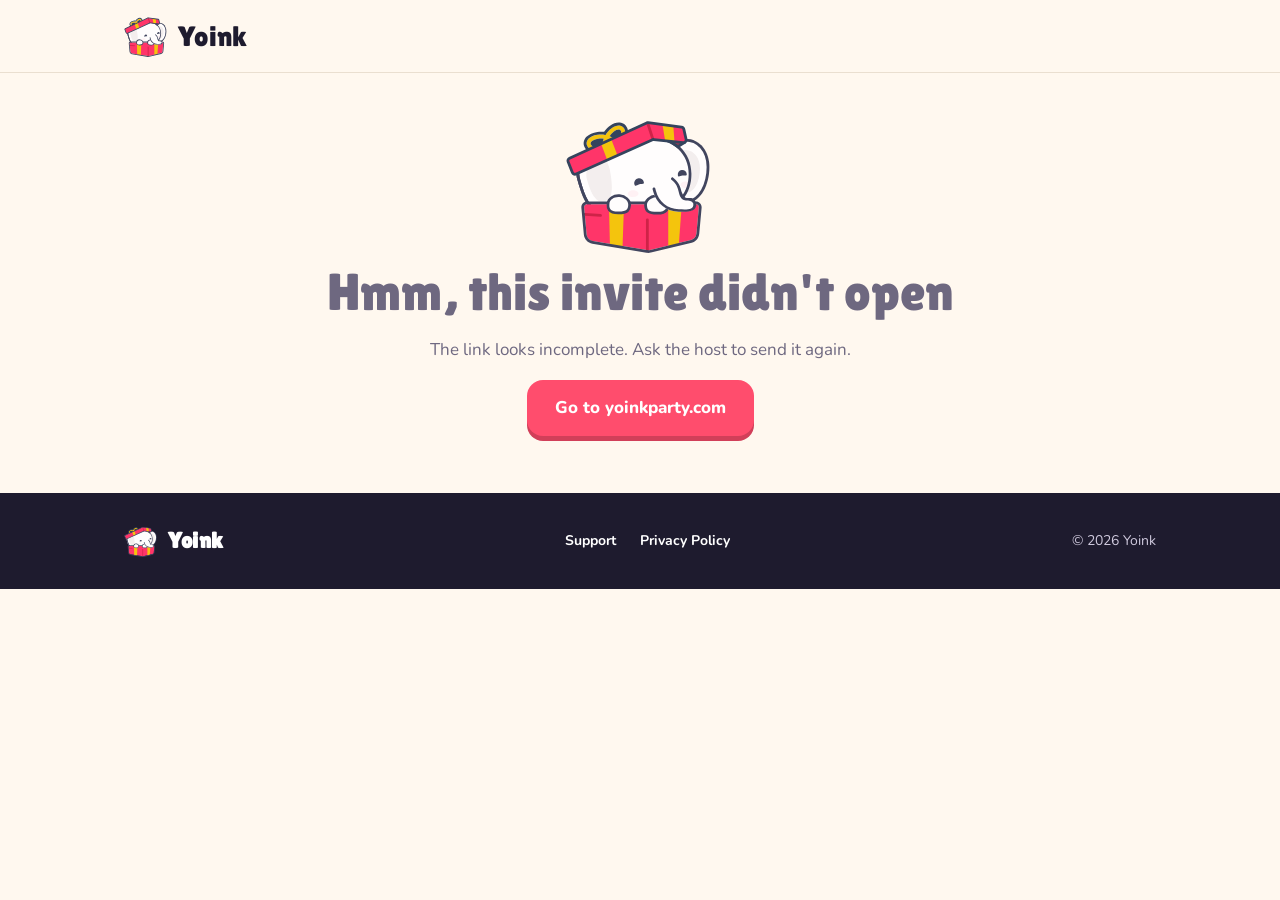
<file: i/index.html>
<!doctype html>
<html lang="en">
<head>
  <meta charset="utf-8">
  <meta name="viewport" content="width=device-width, initial-scale=1">
  <title>You're invited · Yoink</title>
  <meta name="description" content="A white elephant party invite from Yoink: the date, what to bring and the house rules.">
  <meta name="robots" content="noindex">
  <meta name="theme-color" content="#FFF8EF">
  <meta name="robots" content="noindex">
  <!-- No canonical or og:url here on purpose. Messages launches the App Clip with the page's
       canonical URL, not the link that was tapped, so a tokenless canonical strips the invite. -->
  <meta property="og:site_name" content="Yoink">
  <meta property="og:title" content="You're invited! White elephant with Yoink">
  <meta property="og:description" content="Tap for the date, what to bring and the house rules.">
  <meta property="og:image" content="https://yoinkparty.com/assets/img/invite-card.png">
  <meta property="og:image:width" content="1200">
  <meta property="og:image:height" content="630">
  <!-- Messages (and other apps that read these) play this in the link preview: the mascot's wave
       on the app's cream, 4 s, silent. Once the App Clip is live, iPhone and iPad recipients see
       the App Clip card instead; Mac and Android keep this. -->
  <meta property="og:video" content="https://yoinkparty.com/assets/video/invite-preview.mp4">
  <meta property="og:video:secure_url" content="https://yoinkparty.com/assets/video/invite-preview.mp4">
  <meta property="og:video:type" content="video/mp4">
  <meta property="og:video:width" content="1200">
  <meta property="og:video:height" content="630">
  <meta property="og:type" content="website">
  <meta name="twitter:card" content="summary_large_image">
  <!-- The App Clip card (Safari, Messages) and Safari's Smart App Banner. This has to be in the
       static HTML: Safari reads it while parsing and Messages fetches the page without running
       scripts, so a tag added by JavaScript is never seen. The clip gets this page's URL, token
       and all, as its invocation URL, so no app-argument is needed. -->
  <meta name="apple-itunes-app" content="app-id=6825079399, app-clip-bundle-id=com.wesmason.yoink.Clip, app-clip-display=card">
  <link rel="icon" href="../favicon.ico" sizes="any">
  <link rel="apple-touch-icon" href="../apple-touch-icon.png">
  <link rel="stylesheet" href="../assets/styles.css">
  <style>
    [hidden] { display: none !important; }
    .invite .wrap { max-width: 640px; padding-top: 40px; padding-bottom: 96px; text-align: center; }
    .invite .mascot { width: 150px; margin: 0 auto 12px; }
    .invite .eyebrow { display: inline-block; margin-bottom: 10px; color: var(--berry); font-size: 14px; font-weight: 800; letter-spacing: 0.1em; text-transform: uppercase; }
    .invite h1 { margin: 0 0 12px; font-family: "Lilita One", sans-serif; font-weight: 400; font-size: clamp(36px, 7vw, 52px); line-height: 1.05; }
    .invite .when { display: inline-flex; align-items: center; gap: 8px; padding: 8px 16px; border-radius: 999px; background: color-mix(in srgb, var(--sky) 16%, transparent); color: #2F7FD1; font-weight: 800; font-size: 16px; }
    .invite .actions { display: flex; flex-direction: column; gap: 12px; align-items: center; margin: 28px 0 8px; }
    .invite .actions .button { width: min(360px, 100%); }
    .invite .open-link { margin: 4px 0 0; font-size: 16px; color: var(--ink-muted); }
    .invite .open-link a { color: var(--berry-shade); font-weight: 800; text-decoration: none; }
    .invite .hint { color: var(--ink-muted); font-size: 15px; margin: 0 0 32px; }
    /* Divider between "Already have Yoink?" and the description, as wide as the button. */
    .invite #ios-hint { max-width: 360px; margin: 20px auto 32px; padding-top: 20px; border-top: 1px solid var(--rule); }
    .invite .panel { text-align: left; background: var(--surface); border: 1px solid var(--rule); border-radius: 20px; padding: 20px 22px; margin-bottom: 16px; }
    .invite .panel h2 { margin: 0 0 12px; font-size: 13px; font-weight: 800; letter-spacing: 0.12em; text-transform: uppercase; }
    .invite .panel ul { list-style: none; margin: 0; padding: 0; }
    .invite .panel li { display: flex; gap: 12px; align-items: flex-start; padding: 8px 0; border-top: 1px solid var(--rule); }
    .invite .panel li:first-child { border-top: 0; padding-top: 0; }
    .invite .num { flex: none; width: 26px; height: 26px; border-radius: 50%; background: color-mix(in srgb, var(--plum) 15%, transparent); color: var(--plum); font-weight: 900; font-size: 13px; display: flex; align-items: center; justify-content: center; }
    .invite .broken { padding: 40px 0; color: var(--ink-muted); }
    #bring h2, #rules h2 { color: var(--ink); }
    .rsvp { margin: 24px auto 8px; max-width: 420px; text-align: left; }
    .rsvp label { display: block; font-weight: 800; font-size: 17px; margin-bottom: 8px; }
    .rsvp input { width: 100%; box-sizing: border-box; font: inherit; font-size: 18px; font-weight: 700; padding: 14px 16px; border-radius: 14px; border: 1px solid var(--rule); background: var(--surface); margin-bottom: 12px; }
    .rsvp input:focus { outline: 2px solid var(--pine); border-color: transparent; }
    .rsvp .button { width: 100%; background: var(--pine); box-shadow: 0 5px 0 #199464; }
    .rsvp .button:active { box-shadow: 0 1px 0 #199464; }
    .rsvp .button:disabled { opacity: 0.6; }
    .rsvp .button.ghost { background: transparent; box-shadow: none; color: var(--berry-shade); min-height: 44px; }
    .rsvp .button.ghost:active { box-shadow: none; transform: none; opacity: 0.7; }
    .rsvp-note { margin: 10px 0 0; font-size: 14px; color: var(--ink-muted); text-align: center; }
    .rsvp-error { margin: 10px 0 0; font-size: 15px; color: var(--berry-shade); font-weight: 700; text-align: center; }
    .rsvp-card { display: flex; gap: 12px; align-items: center; background: var(--surface); border: 1px solid var(--rule); border-radius: 20px; padding: 16px 18px; margin-bottom: 8px; }
    .rsvp-card b { display: block; font-size: 18px; }
    .rsvp-card span:not(.rsvp-check) { color: var(--ink-muted); font-size: 15px; }
    .rsvp-check { flex: none; width: 36px; height: 36px; border-radius: 50%; display: flex; align-items: center; justify-content: center; font-weight: 900; font-size: 20px; color: #fff; background: var(--pine); }
    .rsvp-check.out { background: var(--ink-muted); }
    .invite .when.off { text-decoration: line-through; opacity: 0.6; }
    .cancelled { display: flex; gap: 14px; align-items: flex-start; text-align: left; max-width: 420px; margin: 28px auto 8px; background: var(--surface); border: 1px solid var(--rule); border-radius: 20px; padding: 18px 20px; }
    .cancelled .rsvp-check { background: var(--berry); }
    .cancelled b { display: block; font-size: 18px; margin-bottom: 4px; }
    .cancelled p { margin: 0; color: var(--ink-muted); font-size: 15px; }
  </style>
  <script src="/assets/analytics.js" defer></script>
</head>
<body>

  <header class="site-header">
    <div class="wrap">
      <a class="brand" href="../" aria-label="Yoink home">
        <img src="../assets/img/mascot.svg" alt="" width="44" height="41">
        <span>Yoink</span>
      </a>
    </div>
  </header>

  <main class="invite">
    <div class="wrap" id="card" hidden>
      <img class="mascot" src="../assets/img/mascot.svg" alt="">
      <span class="eyebrow" id="eyebrow">You're invited!</span>
      <h1 id="name"></h1>
      <div class="when" id="when" hidden>📅 <span id="date"></span></div>

      <!-- Shown instead of everything below when the host has called the party off. -->
      <div class="cancelled" id="cancelled" hidden>
        <span class="rsvp-check">✕</span>
        <div>
          <b>The host called it off</b>
          <p id="cancelled-text"></p>
        </div>
      </div>

      <!-- iPhone: one button. A page can't tell whether Yoink is installed, and guests who have it
           usually land straight in the app from the link, so getting it is the main action. -->
      <div class="actions" id="ios-actions" hidden>
        <a class="button" id="get" href="#">Get Yoink for iPhone</a>
        <p class="open-link">Already have Yoink? <a id="open" href="#">Open the invite</a></p>
      </div>
      <p class="hint" id="ios-hint" hidden>Yoink is the all-in-one white elephant companion. It shuffles the turn order, keeps track of every steal, and settles standoffs with silly duel games, so the host can put down the clipboard and play.</p>

      <!-- Everyone else (Android, desktop): RSVP right here. -->
      <div class="rsvp" id="web-rsvp" hidden>
        <form id="rsvp-form">
          <label for="rsvp-name">What should the host call you?</label>
          <input id="rsvp-name" type="text" autocomplete="name" maxlength="60" placeholder="Your name" required>
          <button class="button" type="submit" id="rsvp-submit">👋 I'll be there</button>
          <p class="rsvp-note">Your name goes on the party's player list, where the host and other guests can see it.</p>
          <p class="rsvp-error" id="rsvp-error" hidden></p>
        </form>
        <div id="rsvp-done" hidden>
          <div class="rsvp-card">
            <span class="rsvp-check" id="rsvp-icon">✓</span>
            <div>
              <b id="rsvp-title"></b>
              <span id="rsvp-sub"></span>
            </div>
          </div>
          <button class="button ghost" type="button" id="rsvp-toggle"></button>
        </div>
      </div>

      <section class="panel" id="bring">
        <h2>Bring</h2>
        <ul>
          <li>🎁 <span id="gift"></span></li>
          <li>⚡️ <span>Your game face. Steals can turn into duels.</span></li>
        </ul>
      </section>

      <section class="panel" id="rules">
        <h2>House rules</h2>
        <ul id="rulelist"></ul>
      </section>

    </div>

    <div class="wrap broken" id="broken" hidden>
      <img class="mascot" src="../assets/img/mascot.svg" alt="">
      <h1>Hmm, this invite didn't open</h1>
      <p>The link looks incomplete. Ask the host to send it again.</p>
      <p><a class="button" href="../">Go to yoinkparty.com</a></p>
    </div>
  </main>

  <footer class="site-footer">
    <div class="wrap">
      <a class="brand" href="../" aria-label="Yoink home">
        <img src="../assets/img/mascot.svg" alt="" width="34" height="32">
        <span>Yoink</span>
      </a>
      <nav aria-label="Footer">
        <a href="../support.html">Support</a>
        <a href="../privacy.html">Privacy Policy</a>
      </nav>
      <span>&copy; 2026 Yoink</span>
    </div>
  </footer>

  <script>
    // Where "Get Yoink" goes. Yoink is on the App Store since 2026-10-26; the TestFlight link
    // stays here, empty, in case a beta needs it again.
    const TESTFLIGHT_URL = "";
    const APP_STORE_URL = "https://apps.apple.com/us/app/yoink-white-elephant-games/id6825079399";
    // The relay that writes web RSVPs into CloudKit (see the yoink-rsvp repo).
    const RSVP_API = "https://yoink-rsvp.vercel.app/api/rsvp";
    const ua = navigator.userAgent;
    const isIOS = /iPhone|iPad|iPod/.test(ua) || (/Macintosh/.test(ua) && navigator.maxTouchPoints > 1);

    function decode(token) {
      let b64 = token.replace(/-/g, "+").replace(/_/g, "/");
      while (b64.length % 4) b64 += "=";
      const bytes = Uint8Array.from(atob(b64), c => c.charCodeAt(0));
      return JSON.parse(new TextDecoder().decode(bytes));
    }

    function ruleLines(r) {
      const lines = [];
      if (!r) return lines;
      lines.push(r.m === 1 ? "A gift can only be stolen once" : r.m > 0 ? `A gift freezes after ${r.m} steals` : "No limit on steals");
      lines.push(r.s ? "You can steal right back" : "No stealing right back");
      if (r.d) lines.push(r.r ? "Steals can turn into duels, picked at random" : "Steals can turn into duels, host's pick");
      if (r.f) lines.push("Player 1 gets a final swap at the end");
      return lines;
    }

    // The invite rides in the link: ?t= on links sent by Yoink 1.4.1 and later, #token on older
    // ones. (iOS strips the fragment when a card launches the App Clip, hence the move.)
    const token = new URLSearchParams(location.search).get("t") || location.hash.slice(1);
    let invite = null;
    try { invite = token ? decode(token) : null; } catch (e) {}

    // Name, date, budget and rules. Run again when the host has published a newer version.
    function fillDetails(inv) {
      document.title = `You're invited to ${inv.n} · Yoink`;
      document.getElementById("name").textContent = inv.n;
      if (inv.d) {
        const [y, m, d] = inv.d.split("-").map(Number);
        let date = new Date(y, m - 1, d, 12);
        let when = date.toLocaleDateString(undefined, { weekday: "long", month: "long", day: "numeric" });
        if (inv.t) {
          const [hh, mm] = inv.t.split(":").map(Number);
          date = new Date(y, m - 1, d, hh, mm);
          when += " at " + date.toLocaleTimeString(undefined, { hour: "numeric", minute: "2-digit" });
        }
        document.getElementById("date").textContent = when;
      }
      document.getElementById("when").hidden = !inv.d;
      document.getElementById("gift").textContent = "A wrapped gift" + (inv.b ? ` around ${inv.b}` : "");
      const rules = document.getElementById("rulelist");
      rules.replaceChildren();
      ruleLines(inv.r).forEach((line, i) => {
        const li = document.createElement("li");
        li.innerHTML = `<span class="num">${i + 1}</span><span></span>`;
        li.lastChild.textContent = line;
        rules.appendChild(li);
      });
    }

    if (!invite || !invite.n) {
      document.getElementById("broken").hidden = false;
    } else {
      fillDetails(invite);
      document.getElementById("open").href = "yoink://invite#" + token;
      document.getElementById("get").href = TESTFLIGHT_URL || APP_STORE_URL;
      // iOS hands a fresh install no link, so a guest who installs from here would open Yoink to
      // nothing. The link rides along on the clipboard; the app's first launch looks for it there.
      document.getElementById("get").addEventListener("click", () => {
        if (navigator.clipboard) navigator.clipboard.writeText("https://yoinkparty.com/i/?t=" + token).catch(() => {});
      });
      if (isIOS) {
        document.getElementById("ios-actions").hidden = false;
        document.getElementById("ios-hint").hidden = false;
      } else if (invite.i) {
        setupWebRSVP(invite.i);
      } else {
        // An older link with no invite ID can't take RSVPs; just show the party.
        document.getElementById("ios-actions").hidden = false;
      }
      document.getElementById("card").hidden = false;
      if (invite.i) checkForUpdates(invite);
    }

    // The relay reads what the host's app leaves in CloudKit: the latest version of the invite
    // (a changed date, budget or rules) and a notice if the party was cancelled.
    async function checkForUpdates(original) {
      let data;
      try {
        const res = await fetch(`${RSVP_API}?inviteID=${encodeURIComponent(original.i)}`);
        data = await res.json();
        if (!res.ok) return;
      } catch (e) { return; }
      let current = original;
      if (data.token) {
        try {
          const latest = decode(data.token);
          if (latest && latest.n && latest.i === original.i) {
            current = latest;
            fillDetails(latest);
            document.getElementById("open").href = "yoink://invite#" + data.token;
          }
        } catch (e) {}
      }
      if (!data.cancelled) return;
      const partyName = current.n;
      document.title = `${partyName} was cancelled · Yoink`;
      document.getElementById("eyebrow").textContent = "Party cancelled";
      document.getElementById("when").classList.add("off");
      ["ios-actions", "ios-hint", "web-rsvp", "bring", "rules"].forEach(id => { document.getElementById(id).hidden = true; });
      document.getElementById("cancelled-text").textContent = `${partyName} isn't happening. If plans change, the host will send a new invite.`;
      document.getElementById("cancelled").hidden = false;
    }

    function setupWebRSVP(inviteID) {
      const box = document.getElementById("web-rsvp");
      const form = document.getElementById("rsvp-form");
      const done = document.getElementById("rsvp-done");
      const nameInput = document.getElementById("rsvp-name");
      const submit = document.getElementById("rsvp-submit");
      const error = document.getElementById("rsvp-error");
      const storeKey = "yoink-rsvp:" + inviteID;
      let mine = null;
      try { mine = JSON.parse(localStorage.getItem(storeKey) || "null"); } catch (e) {}

      function render() {
        form.hidden = !!mine;
        done.hidden = !mine;
        if (!mine) return;
        document.getElementById("rsvp-icon").className = "rsvp-check" + (mine.isComing ? "" : " out");
        document.getElementById("rsvp-icon").textContent = mine.isComing ? "✓" : "✕";
        document.getElementById("rsvp-title").textContent = mine.isComing ? `You're in, ${mine.name}!` : "You said you can't make it";
        document.getElementById("rsvp-sub").textContent = mine.isComing ? "You're on the list and added to the game. Reach out to the host for more party details." : "Change your mind any time.";
        document.getElementById("rsvp-toggle").textContent = mine.isComing ? "Can't make it" : "I'll be there after all";
      }

      async function send(name, isComing) {
        error.hidden = true;
        submit.disabled = true;
        try {
          const res = await fetch(RSVP_API, {
            method: "POST",
            headers: { "Content-Type": "application/json" },
            body: JSON.stringify({ inviteID, name, isComing, recordName: mine && mine.recordName }),
          });
          const data = await res.json();
          if (!res.ok) throw new Error(data.error || "Couldn't save your RSVP.");
          mine = { recordName: data.recordName, name: data.name, isComing: data.isComing };
          try { localStorage.setItem(storeKey, JSON.stringify(mine)); } catch (e) {}
          render();
        } catch (e) {
          error.textContent = e.message || "Couldn't save your RSVP. Try again.";
          error.hidden = false;
        } finally {
          submit.disabled = false;
        }
      }

      form.addEventListener("submit", ev => { ev.preventDefault(); const n = nameInput.value.trim(); if (n) send(n, true); });
      document.getElementById("rsvp-toggle").addEventListener("click", () => send(mine.name, !mine.isComing));
      render();
      box.hidden = false;
    }
  </script>
</body>
</html>
</file>
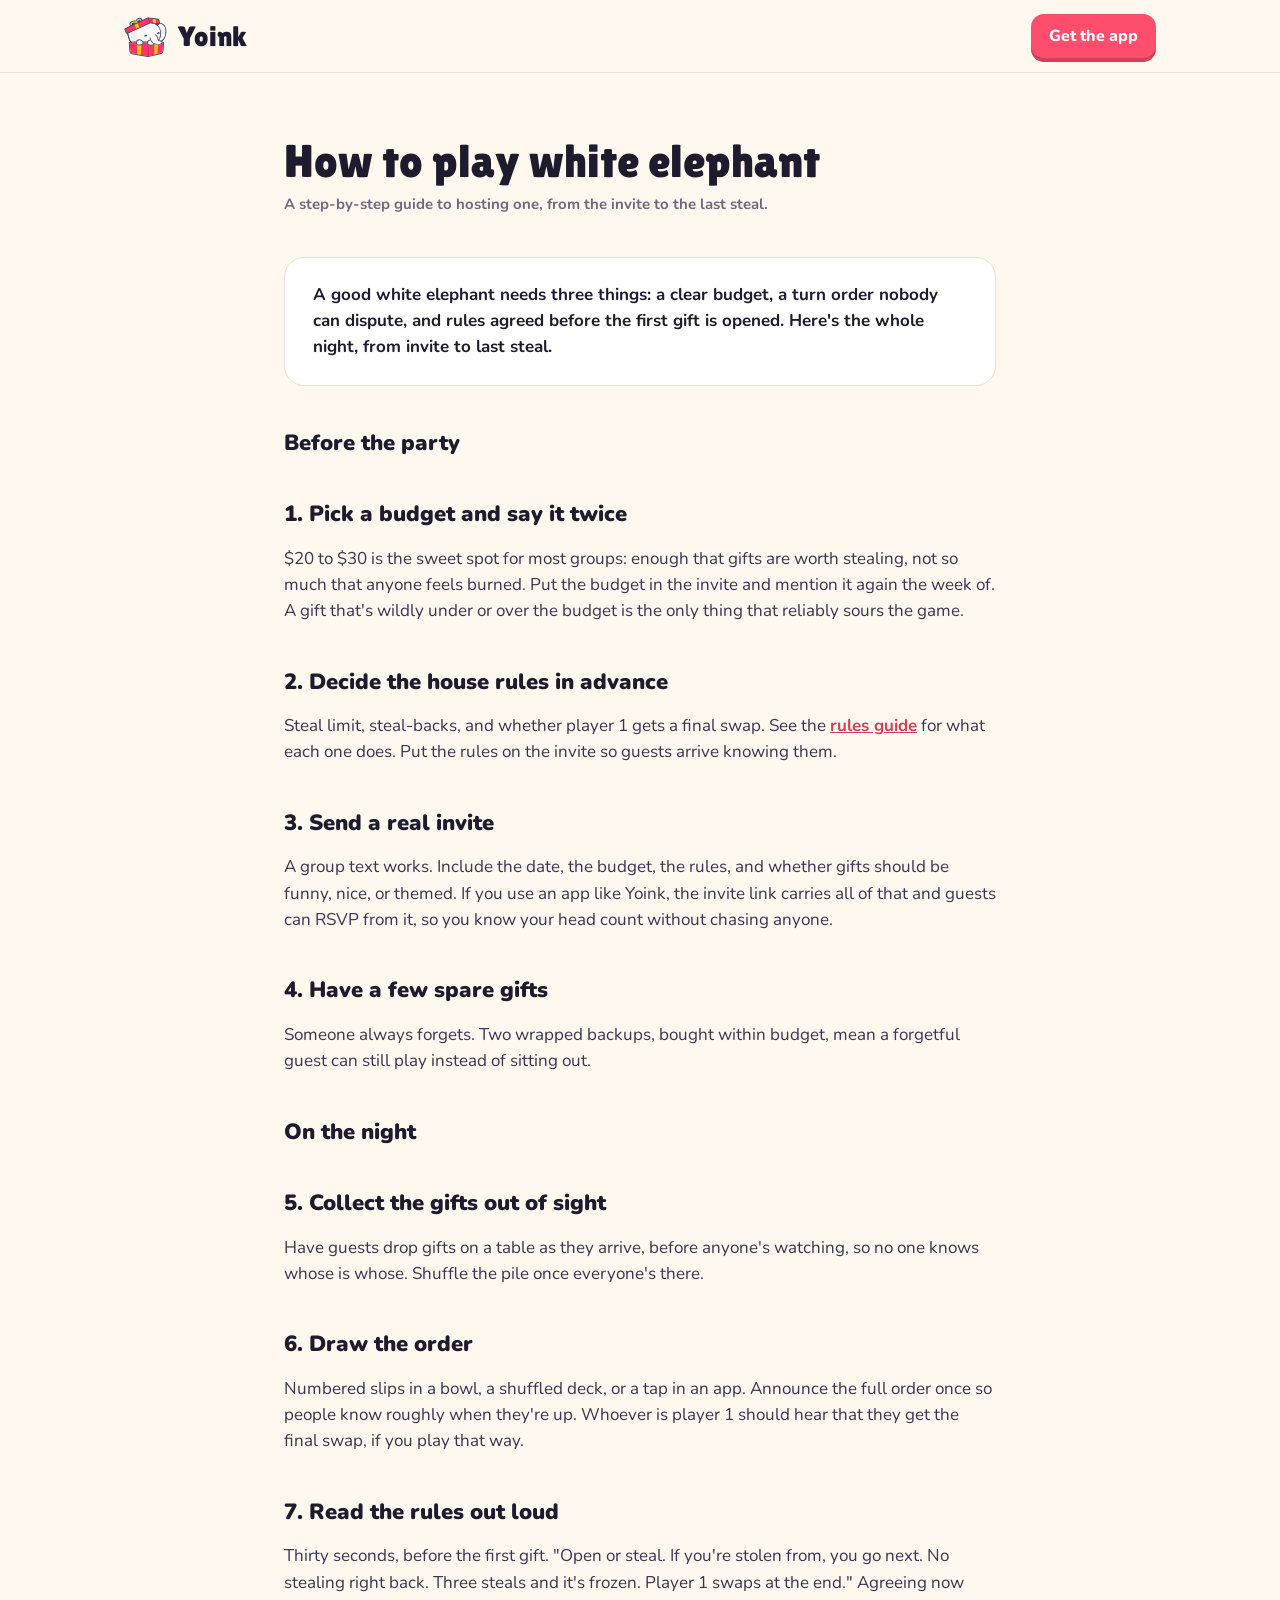
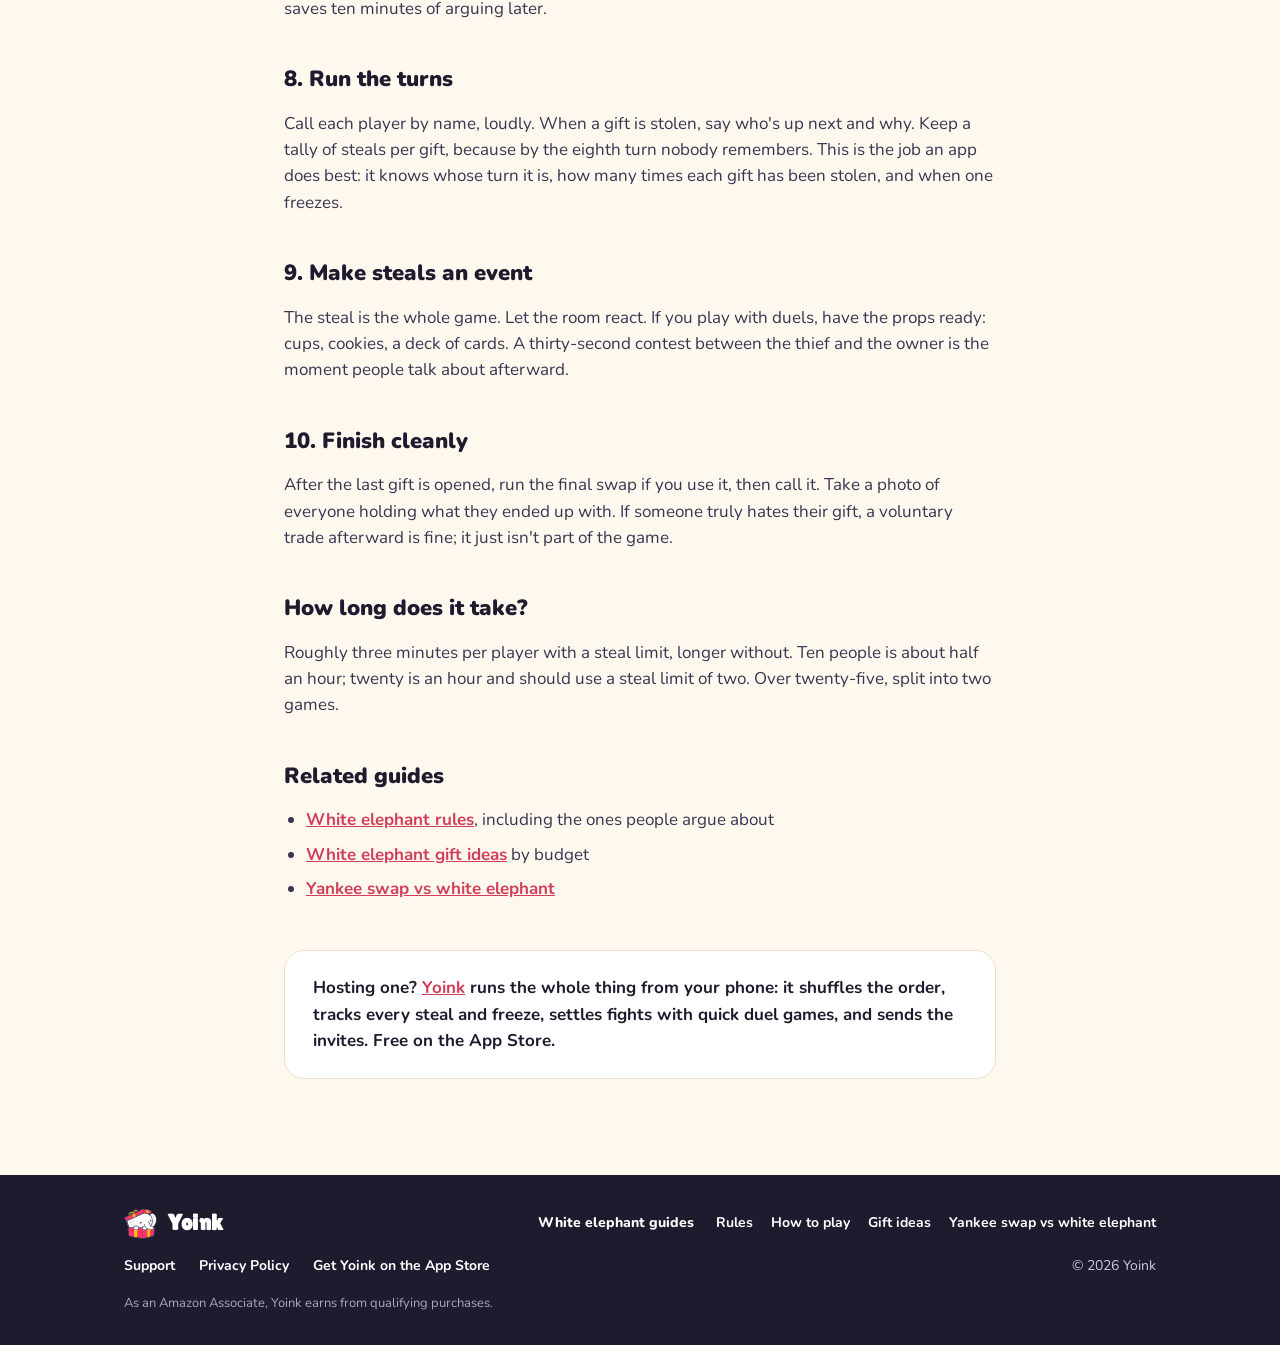
<file: how-to-play-white-elephant.html>
<!doctype html>
<html lang="en">
<head>
  <meta charset="utf-8">
  <meta name="viewport" content="width=device-width, initial-scale=1">
  <title>How to Play White Elephant: A Host&#x27;s Guide · Yoink</title>
  <meta name="description" content="How to host a white elephant gift exchange, step by step: budget, invites, drawing the order, reading the rules, running steals and finishing cleanly.">
  <meta name="theme-color" content="#FFF8EF">
  <meta name="apple-itunes-app" content="app-id=6825079399">
  <link rel="canonical" href="https://yoinkparty.com/how-to-play-white-elephant.html">
  <meta property="og:site_name" content="Yoink">
  <meta property="og:type" content="article">
  <meta property="og:url" content="https://yoinkparty.com/how-to-play-white-elephant.html">
  <meta property="og:title" content="How to Play White Elephant: A Host&#x27;s Guide">
  <meta property="og:description" content="How to host a white elephant gift exchange, step by step: budget, invites, drawing the order, reading the rules, running steals and finishing cleanly.">
  <meta property="og:image" content="https://yoinkparty.com/assets/img/og-card.png">
  <meta property="og:image:width" content="1200">
  <meta property="og:image:height" content="630">
  <meta name="twitter:card" content="summary_large_image">
  <meta name="twitter:title" content="How to Play White Elephant: A Host&#x27;s Guide">
  <meta name="twitter:description" content="How to host a white elephant gift exchange, step by step: budget, invites, drawing the order, reading the rules, running steals and finishing cleanly.">
  <meta name="twitter:image" content="https://yoinkparty.com/assets/img/og-card.png">
  <link rel="icon" href="favicon.ico" sizes="any">
  <link rel="icon" type="image/png" sizes="32x32" href="favicon-32.png">
  <link rel="apple-touch-icon" href="apple-touch-icon.png">
  <link rel="stylesheet" href="assets/styles.css">
  <!-- Pinterest Tag -->
  <script>
  !function(e){if(!window.pintrk){window.pintrk = function () {
  window.pintrk.queue.push(Array.prototype.slice.call(arguments))};var
    n=window.pintrk;n.queue=[],n.version="3.0";var
    t=document.createElement("script");t.async=!0;t.src=e;var
    r=document.getElementsByTagName("script")[0];
    r.parentNode.insertBefore(t,r)}}("https://s.pinimg.com/ct/core.js");
  pintrk('load', '2612843000808');
  pintrk('page');
  pintrk('track', 'pagevisit');
  </script>
  <noscript>
  <img height="1" width="1" style="display:none;" alt=""
    src="https://ct.pinterest.com/v3/?event=init&tid=2612843000808&noscript=1" />
  </noscript>
  <!-- end Pinterest Tag -->
  <script>
  // Pinterest conversion events: a Lead whenever an App Store link is tapped.
  document.addEventListener("click", function (e) {
    var a = e.target.closest && e.target.closest('a[href*="apps.apple.com"]');
    if (a && window.pintrk) pintrk('track', 'lead', { lead_type: 'App Store' });
  });
  </script>
  <script src="/assets/analytics.js" defer></script>
</head>
<body>

  <header class="site-header">
    <div class="wrap">
      <a class="brand" href="./" aria-label="Yoink home">
        <img src="assets/img/mascot.svg" alt="" width="44" height="41">
        <span>Yoink</span>
      </a>
      <div class="header-right">
        <a class="button small" href="https://apps.apple.com/us/app/yoink-white-elephant-games/id6825079399">Get the app</a>
      </div>
    </div>
  </header>

  <main class="doc">
    <div class="wrap">
      <h1>How to play white elephant</h1>
      <p class="updated">A step-by-step guide to hosting one, from the invite to the last steal.</p>

      <div class="summary">
        <p>A good white elephant needs three things: a clear budget, a turn order nobody can dispute, and rules agreed before the first gift is opened. Here's the whole night, from invite to last steal.</p>
      </div>

      <h2>Before the party</h2>
      <h2>1. Pick a budget and say it twice</h2>
      <p>$20 to $30 is the sweet spot for most groups: enough that gifts are worth stealing, not so much that anyone feels burned. Put the budget in the invite and mention it again the week of. A gift that's wildly under or over the budget is the only thing that reliably sours the game.</p>

      <h2>2. Decide the house rules in advance</h2>
      <p>Steal limit, steal-backs, and whether player 1 gets a final swap. See the <a href="white-elephant-rules.html">rules guide</a> for what each one does. Put the rules on the invite so guests arrive knowing them.</p>

      <h2>3. Send a real invite</h2>
      <p>A group text works. Include the date, the budget, the rules, and whether gifts should be funny, nice, or themed. If you use an app like Yoink, the invite link carries all of that and guests can RSVP from it, so you know your head count without chasing anyone.</p>

      <h2>4. Have a few spare gifts</h2>
      <p>Someone always forgets. Two wrapped backups, bought within budget, mean a forgetful guest can still play instead of sitting out.</p>

      <h2>On the night</h2>
      <h2>5. Collect the gifts out of sight</h2>
      <p>Have guests drop gifts on a table as they arrive, before anyone's watching, so no one knows whose is whose. Shuffle the pile once everyone's there.</p>

      <h2>6. Draw the order</h2>
      <p>Numbered slips in a bowl, a shuffled deck, or a tap in an app. Announce the full order once so people know roughly when they're up. Whoever is player 1 should hear that they get the final swap, if you play that way.</p>

      <h2>7. Read the rules out loud</h2>
      <p>Thirty seconds, before the first gift. "Open or steal. If you're stolen from, you go next. No stealing right back. Three steals and it's frozen. Player 1 swaps at the end." Agreeing now saves ten minutes of arguing later.</p>

      <h2>8. Run the turns</h2>
      <p>Call each player by name, loudly. When a gift is stolen, say who's up next and why. Keep a tally of steals per gift, because by the eighth turn nobody remembers. This is the job an app does best: it knows whose turn it is, how many times each gift has been stolen, and when one freezes.</p>

      <h2>9. Make steals an event</h2>
      <p>The steal is the whole game. Let the room react. If you play with duels, have the props ready: cups, cookies, a deck of cards. A thirty-second contest between the thief and the owner is the moment people talk about afterward.</p>

      <h2>10. Finish cleanly</h2>
      <p>After the last gift is opened, run the final swap if you use it, then call it. Take a photo of everyone holding what they ended up with. If someone truly hates their gift, a voluntary trade afterward is fine; it just isn't part of the game.</p>

      <h2>How long does it take?</h2>
      <p>Roughly three minutes per player with a steal limit, longer without. Ten people is about half an hour; twenty is an hour and should use a steal limit of two. Over twenty-five, split into two games.</p>

      <h2>Related guides</h2>
      <ul>
        <li><a href="white-elephant-rules.html">White elephant rules</a>, including the ones people argue about</li>
        <li><a href="white-elephant-gift-ideas.html">White elephant gift ideas</a> by budget</li>
        <li><a href="yankee-swap-vs-white-elephant.html">Yankee swap vs white elephant</a></li>
      </ul>

      <div class="summary cta-card">
        <p>Hosting one? <a href="https://apps.apple.com/us/app/yoink-white-elephant-games/id6825079399">Yoink</a> runs the whole thing from your phone: it shuffles the order, tracks every steal and freeze, settles fights with quick duel games, and sends the invites. Free on the App Store.</p>
      </div>
    </div>
  </main>

  <footer class="site-footer">
    <div class="wrap">
      <a class="brand" href="./" aria-label="Yoink home">
        <img src="assets/img/mascot.svg" alt="" width="34" height="32">
        <span>Yoink</span>
      </a>
      <nav aria-label="Guides" class="footer-guides">
        <span class="footer-heading">White elephant guides</span>
        <a href="white-elephant-rules.html">Rules</a>
        <a href="how-to-play-white-elephant.html">How to play</a>
        <a href="white-elephant-gift-ideas.html">Gift ideas</a>
        <a href="yankee-swap-vs-white-elephant.html">Yankee swap vs white elephant</a>
      </nav>
      <nav aria-label="Footer">
        <a href="support.html">Support</a>
        <a href="privacy.html">Privacy Policy</a>
        <a href="https://apps.apple.com/us/app/yoink-white-elephant-games/id6825079399">Get Yoink on the App Store</a>
      </nav>
      <span>&copy; 2026 Yoink</span>
      <span class="footer-note">As an Amazon Associate, Yoink earns from qualifying purchases.</span>
    </div>
  </footer>

</body>
</html>
</file>
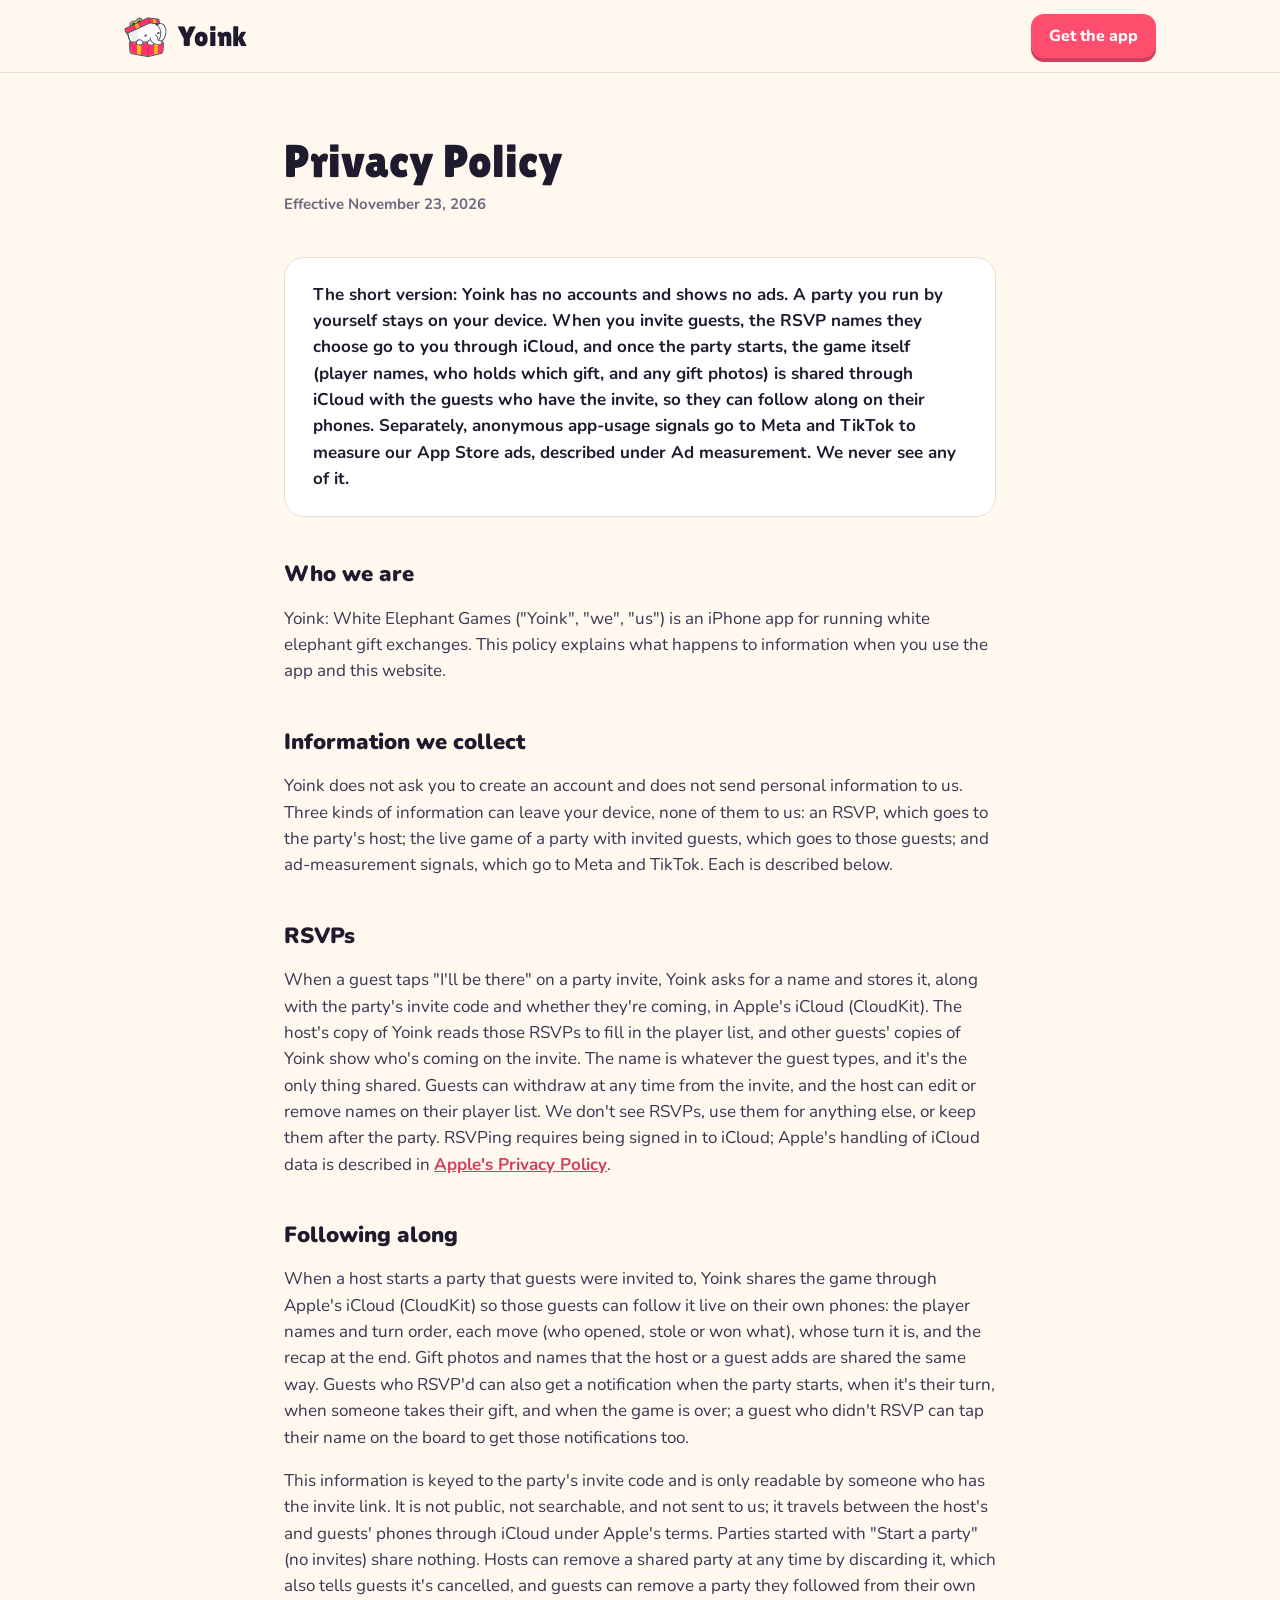
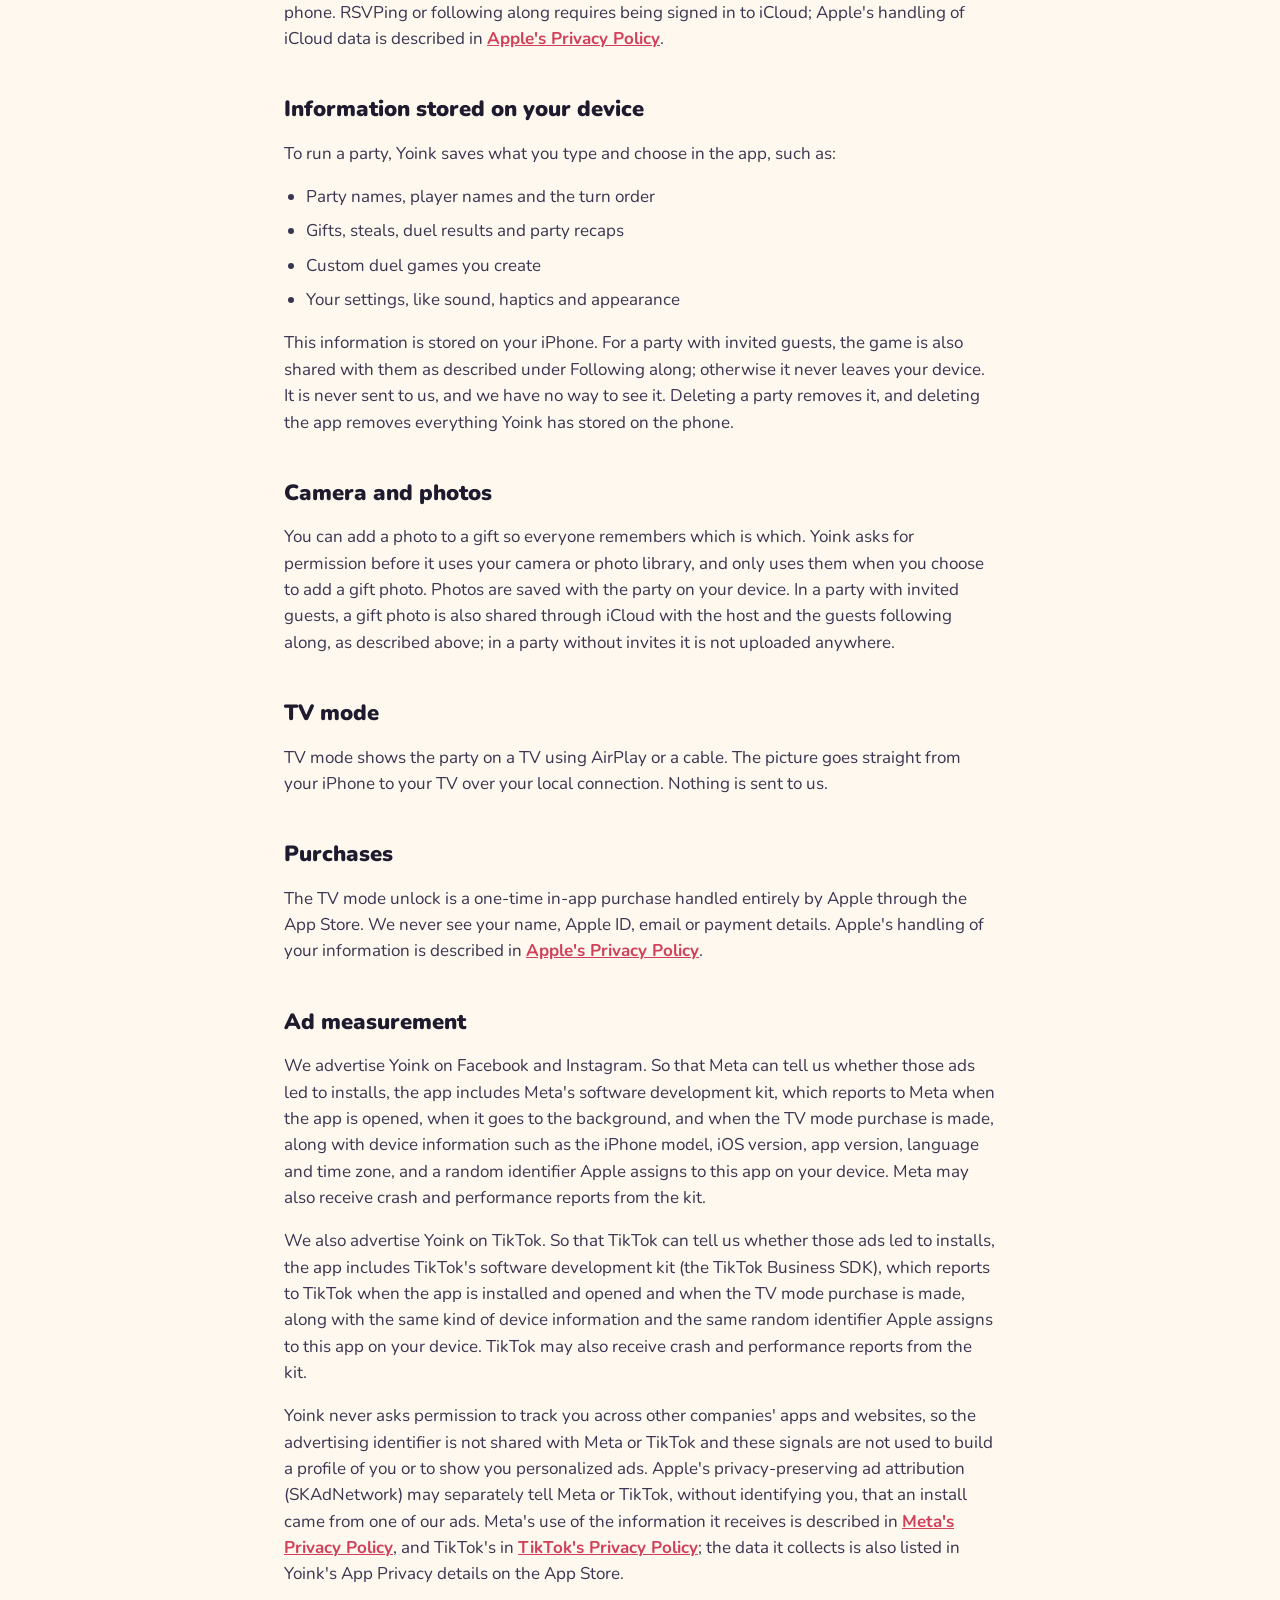
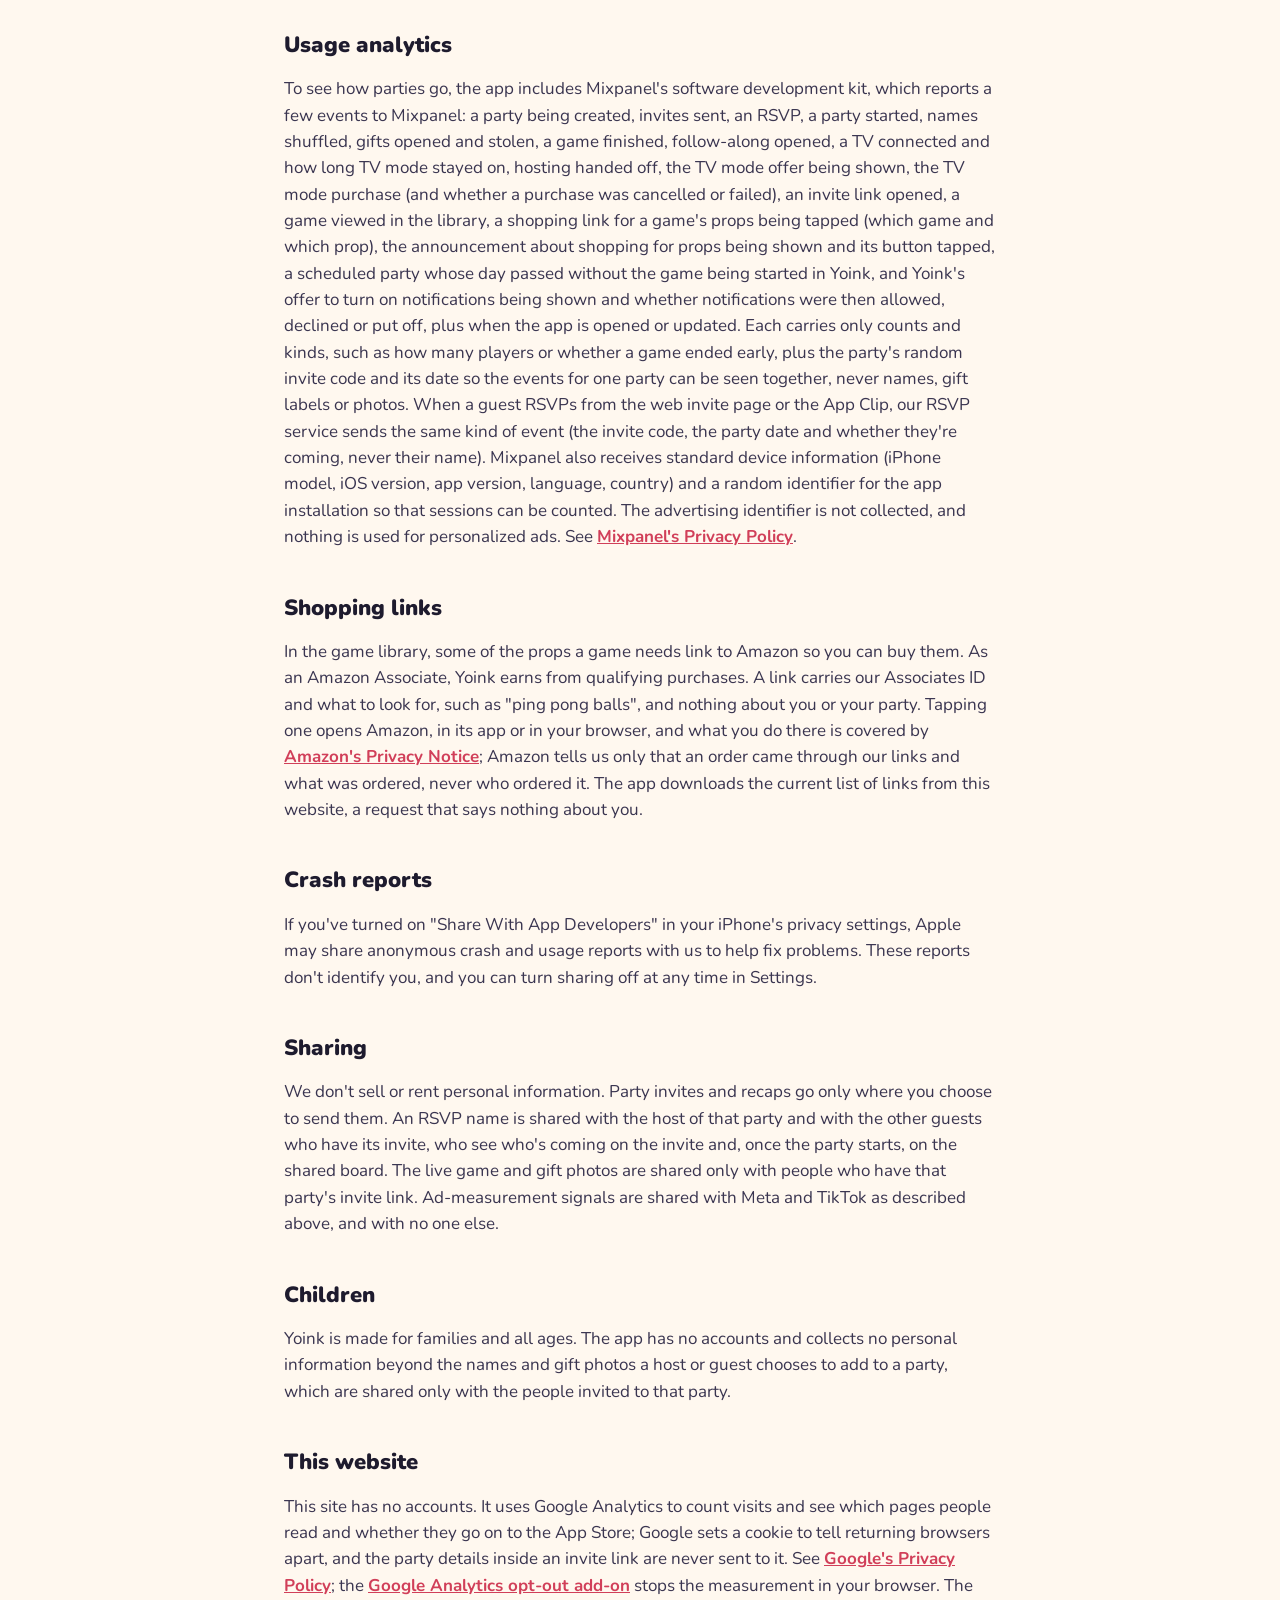
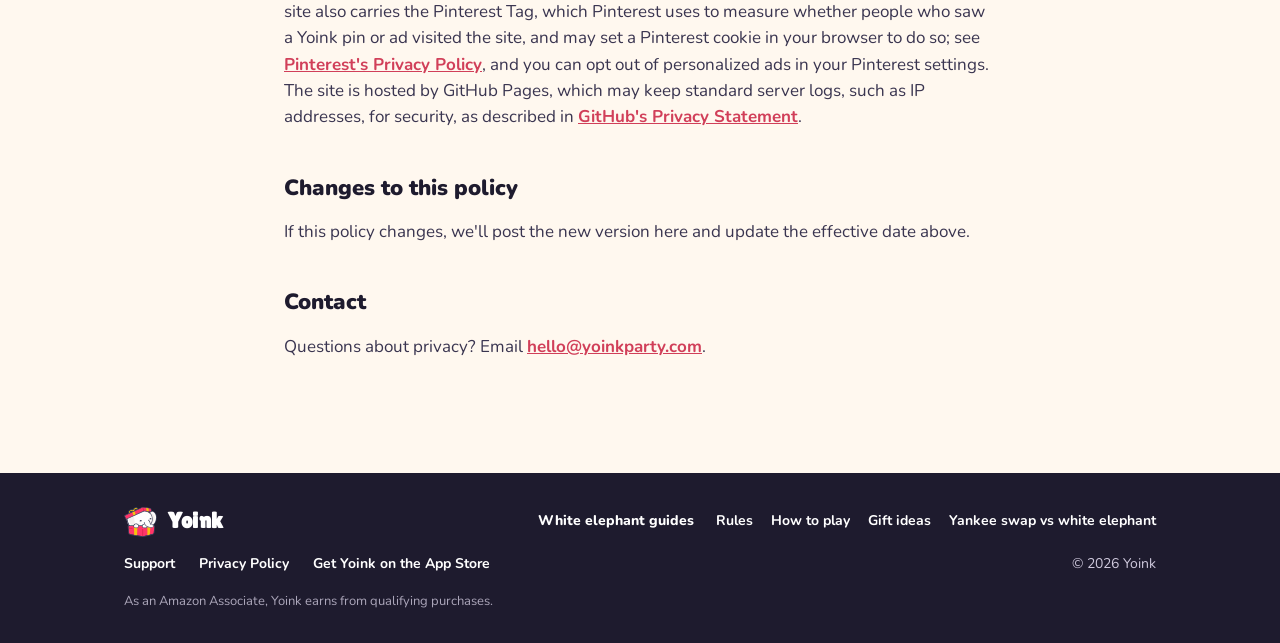
<file: privacy.html>
<!doctype html>
<html lang="en">
<head>
  <meta charset="utf-8">
  <meta name="viewport" content="width=device-width, initial-scale=1">
  <title>Privacy Policy · Yoink</title>
  <meta name="description" content="Yoink's privacy policy. No accounts, no ads in the app. Parties stay on your device unless you invite guests, who can then follow the game live through iCloud; anonymous ad-measurement signals go to Meta and TikTok.">
  <meta name="theme-color" content="#FFF8EF">
  <link rel="canonical" href="https://yoinkparty.com/privacy.html">
  <meta property="og:site_name" content="Yoink">
  <meta property="og:type" content="website">
  <meta property="og:url" content="https://yoinkparty.com/privacy.html">
  <meta property="og:title" content="Privacy Policy · Yoink">
  <meta property="og:description" content="Yoink's privacy policy. No accounts, no ads in the app. Parties stay on your device unless you invite guests, who can then follow the game live through iCloud.">
  <meta property="og:image" content="https://yoinkparty.com/assets/img/og-card.png">
  <meta property="og:image:width" content="1200">
  <meta property="og:image:height" content="630">
  <meta name="twitter:card" content="summary_large_image">
  <meta name="twitter:title" content="Privacy Policy · Yoink">
  <meta name="twitter:description" content="Yoink's privacy policy. No accounts, no ads in the app. Parties stay on your device unless you invite guests, who can then follow the game live through iCloud.">
  <meta name="twitter:image" content="https://yoinkparty.com/assets/img/og-card.png">
  <link rel="icon" href="favicon.ico" sizes="any">
  <link rel="icon" type="image/png" sizes="32x32" href="favicon-32.png">
  <link rel="apple-touch-icon" href="apple-touch-icon.png">
  <link rel="stylesheet" href="assets/styles.css">
  <!-- Pinterest Tag -->
  <script>
  !function(e){if(!window.pintrk){window.pintrk = function () {
  window.pintrk.queue.push(Array.prototype.slice.call(arguments))};var
    n=window.pintrk;n.queue=[],n.version="3.0";var
    t=document.createElement("script");t.async=!0;t.src=e;var
    r=document.getElementsByTagName("script")[0];
    r.parentNode.insertBefore(t,r)}}("https://s.pinimg.com/ct/core.js");
  pintrk('load', '2612843000808');
  pintrk('page');
  </script>
  <noscript>
  <img height="1" width="1" style="display:none;" alt=""
    src="https://ct.pinterest.com/v3/?event=init&tid=2612843000808&noscript=1" />
  </noscript>
  <!-- end Pinterest Tag -->
  <script>
  // Pinterest conversion events: a Lead whenever an App Store link is tapped.
  document.addEventListener("click", function (e) {
    var a = e.target.closest && e.target.closest('a[href*="apps.apple.com"]');
    if (a && window.pintrk) pintrk('track', 'lead', { lead_type: 'App Store' });
  });
  </script>
  <script src="/assets/analytics.js" defer></script>
</head>
<body>

  <header class="site-header">
    <div class="wrap">
      <a class="brand" href="./" aria-label="Yoink home">
        <img src="assets/img/mascot.svg" alt="" width="44" height="41">
        <span>Yoink</span>
      </a>
      <div class="header-right">
        <a class="button small" href="https://apps.apple.com/us/app/yoink-white-elephant-games/id6825079399">Get the app</a>
      </div>
    </div>
  </header>

  <main class="doc">
    <div class="wrap">
      <h1>Privacy Policy</h1>
      <p class="updated">Effective November 23, 2026</p>

      <div class="summary">
        <p>The short version: Yoink has no accounts and shows no ads. A party you run by yourself stays on your device. When you invite guests, the RSVP names they choose go to you through iCloud, and once the party starts, the game itself (player names, who holds which gift, and any gift photos) is shared through iCloud with the guests who have the invite, so they can follow along on their phones. Separately, anonymous app-usage signals go to Meta and TikTok to measure our App Store ads, described under Ad measurement. We never see any of it.</p>
      </div>

      <h2>Who we are</h2>
      <p>Yoink: White Elephant Games ("Yoink", "we", "us") is an iPhone app for running white elephant gift exchanges. This policy explains what happens to information when you use the app and this website.</p>

      <h2>Information we collect</h2>
      <p>Yoink does not ask you to create an account and does not send personal information to us. Three kinds of information can leave your device, none of them to us: an RSVP, which goes to the party's host; the live game of a party with invited guests, which goes to those guests; and ad-measurement signals, which go to Meta and TikTok. Each is described below.</p>

      <h2>RSVPs</h2>
      <p>When a guest taps "I'll be there" on a party invite, Yoink asks for a name and stores it, along with the party's invite code and whether they're coming, in Apple's iCloud (CloudKit). The host's copy of Yoink reads those RSVPs to fill in the player list, and other guests' copies of Yoink show who's coming on the invite. The name is whatever the guest types, and it's the only thing shared. Guests can withdraw at any time from the invite, and the host can edit or remove names on their player list. We don't see RSVPs, use them for anything else, or keep them after the party. RSVPing requires being signed in to iCloud; Apple's handling of iCloud data is described in <a href="https://www.apple.com/legal/privacy/">Apple's Privacy Policy</a>.</p>

      <h2>Following along</h2>
      <p>When a host starts a party that guests were invited to, Yoink shares the game through Apple's iCloud (CloudKit) so those guests can follow it live on their own phones: the player names and turn order, each move (who opened, stole or won what), whose turn it is, and the recap at the end. Gift photos and names that the host or a guest adds are shared the same way. Guests who RSVP'd can also get a notification when the party starts, when it's their turn, when someone takes their gift, and when the game is over; a guest who didn't RSVP can tap their name on the board to get those notifications too.</p>
      <p>This information is keyed to the party's invite code and is only readable by someone who has the invite link. It is not public, not searchable, and not sent to us; it travels between the host's and guests' phones through iCloud under Apple's terms. Parties started with "Start a party" (no invites) share nothing. Hosts can remove a shared party at any time by discarding it, which also tells guests it's cancelled, and guests can remove a party they followed from their own phone. RSVPing or following along requires being signed in to iCloud; Apple's handling of iCloud data is described in <a href="https://www.apple.com/legal/privacy/">Apple's Privacy Policy</a>.</p>
      <h2>Information stored on your device</h2>
      <p>To run a party, Yoink saves what you type and choose in the app, such as:</p>
      <ul>
        <li>Party names, player names and the turn order</li>
        <li>Gifts, steals, duel results and party recaps</li>
        <li>Custom duel games you create</li>
        <li>Your settings, like sound, haptics and appearance</li>
      </ul>
      <p>This information is stored on your iPhone. For a party with invited guests, the game is also shared with them as described under Following along; otherwise it never leaves your device. It is never sent to us, and we have no way to see it. Deleting a party removes it, and deleting the app removes everything Yoink has stored on the phone.</p>

      <h2>Camera and photos</h2>
      <p>You can add a photo to a gift so everyone remembers which is which. Yoink asks for permission before it uses your camera or photo library, and only uses them when you choose to add a gift photo. Photos are saved with the party on your device. In a party with invited guests, a gift photo is also shared through iCloud with the host and the guests following along, as described above; in a party without invites it is not uploaded anywhere.</p>

      <h2>TV mode</h2>
      <p>TV mode shows the party on a TV using AirPlay or a cable. The picture goes straight from your iPhone to your TV over your local connection. Nothing is sent to us.</p>

      <h2>Purchases</h2>
      <p>The TV mode unlock is a one-time in-app purchase handled entirely by Apple through the App Store. We never see your name, Apple ID, email or payment details. Apple's handling of your information is described in <a href="https://www.apple.com/legal/privacy/">Apple's Privacy Policy</a>.</p>

      <h2>Ad measurement</h2>
      <p>We advertise Yoink on Facebook and Instagram. So that Meta can tell us whether those ads led to installs, the app includes Meta's software development kit, which reports to Meta when the app is opened, when it goes to the background, and when the TV mode purchase is made, along with device information such as the iPhone model, iOS version, app version, language and time zone, and a random identifier Apple assigns to this app on your device. Meta may also receive crash and performance reports from the kit.</p>
      <p>We also advertise Yoink on TikTok. So that TikTok can tell us whether those ads led to installs, the app includes TikTok's software development kit (the TikTok Business SDK), which reports to TikTok when the app is installed and opened and when the TV mode purchase is made, along with the same kind of device information and the same random identifier Apple assigns to this app on your device. TikTok may also receive crash and performance reports from the kit.</p>
      <p>Yoink never asks permission to track you across other companies' apps and websites, so the advertising identifier is not shared with Meta or TikTok and these signals are not used to build a profile of you or to show you personalized ads. Apple's privacy-preserving ad attribution (SKAdNetwork) may separately tell Meta or TikTok, without identifying you, that an install came from one of our ads. Meta's use of the information it receives is described in <a href="https://www.facebook.com/privacy/policy/">Meta's Privacy Policy</a>, and TikTok's in <a href="https://www.tiktok.com/legal/page/us/privacy-policy/en">TikTok's Privacy Policy</a>; the data it collects is also listed in Yoink's App Privacy details on the App Store.</p>

      <h2>Usage analytics</h2>
      <p>To see how parties go, the app includes Mixpanel's software development kit, which reports a few events to Mixpanel: a party being created, invites sent, an RSVP, a party started, names shuffled, gifts opened and stolen, a game finished, follow-along opened, a TV connected and how long TV mode stayed on, hosting handed off, the TV mode offer being shown, the TV mode purchase (and whether a purchase was cancelled or failed), an invite link opened, a game viewed in the library, a shopping link for a game's props being tapped (which game and which prop), the announcement about shopping for props being shown and its button tapped, a scheduled party whose day passed without the game being started in Yoink, and Yoink's offer to turn on notifications being shown and whether notifications were then allowed, declined or put off, plus when the app is opened or updated. Each carries only counts and kinds, such as how many players or whether a game ended early, plus the party's random invite code and its date so the events for one party can be seen together, never names, gift labels or photos. When a guest RSVPs from the web invite page or the App Clip, our RSVP service sends the same kind of event (the invite code, the party date and whether they're coming, never their name). Mixpanel also receives standard device information (iPhone model, iOS version, app version, language, country) and a random identifier for the app installation so that sessions can be counted. The advertising identifier is not collected, and nothing is used for personalized ads. See <a href="https://mixpanel.com/legal/privacy-policy/">Mixpanel's Privacy Policy</a>.</p>

      <h2>Shopping links</h2>
      <p>In the game library, some of the props a game needs link to Amazon so you can buy them. As an Amazon Associate, Yoink earns from qualifying purchases. A link carries our Associates ID and what to look for, such as "ping pong balls", and nothing about you or your party. Tapping one opens Amazon, in its app or in your browser, and what you do there is covered by <a href="https://www.amazon.com/privacy">Amazon's Privacy Notice</a>; Amazon tells us only that an order came through our links and what was ordered, never who ordered it. The app downloads the current list of links from this website, a request that says nothing about you.</p>

      <h2>Crash reports</h2>
      <p>If you've turned on "Share With App Developers" in your iPhone's privacy settings, Apple may share anonymous crash and usage reports with us to help fix problems. These reports don't identify you, and you can turn sharing off at any time in Settings.</p>

      <h2>Sharing</h2>
      <p>We don't sell or rent personal information. Party invites and recaps go only where you choose to send them. An RSVP name is shared with the host of that party and with the other guests who have its invite, who see who's coming on the invite and, once the party starts, on the shared board. The live game and gift photos are shared only with people who have that party's invite link. Ad-measurement signals are shared with Meta and TikTok as described above, and with no one else.</p>

      <h2>Children</h2>
      <p>Yoink is made for families and all ages. The app has no accounts and collects no personal information beyond the names and gift photos a host or guest chooses to add to a party, which are shared only with the people invited to that party.</p>

      <h2>This website</h2>
      <p>This site has no accounts. It uses Google Analytics to count visits and see which pages people read and whether they go on to the App Store; Google sets a cookie to tell returning browsers apart, and the party details inside an invite link are never sent to it. See <a href="https://policies.google.com/privacy">Google's Privacy Policy</a>; the <a href="https://tools.google.com/dlpage/gaoptout">Google Analytics opt-out add-on</a> stops the measurement in your browser. The site also carries the Pinterest Tag, which Pinterest uses to measure whether people who saw a Yoink pin or ad visited the site, and may set a Pinterest cookie in your browser to do so; see <a href="https://policy.pinterest.com/en/privacy-policy">Pinterest's Privacy Policy</a>, and you can opt out of personalized ads in your Pinterest settings. The site is hosted by GitHub Pages, which may keep standard server logs, such as IP addresses, for security, as described in <a href="https://docs.github.com/en/site-policy/privacy-policies/github-general-privacy-statement">GitHub's Privacy Statement</a>.</p>

      <h2>Changes to this policy</h2>
      <p>If this policy changes, we'll post the new version here and update the effective date above.</p>

      <h2>Contact</h2>
      <p>Questions about privacy? Email <a href="mailto:hello@yoinkparty.com">hello@yoinkparty.com</a>.</p>
    </div>
  </main>

  <footer class="site-footer">
    <div class="wrap">
      <a class="brand" href="./" aria-label="Yoink home">
        <img src="assets/img/mascot.svg" alt="" width="34" height="32">
        <span>Yoink</span>
      </a>
      <nav aria-label="Guides" class="footer-guides">
        <span class="footer-heading">White elephant guides</span>
        <a href="white-elephant-rules.html">Rules</a>
        <a href="how-to-play-white-elephant.html">How to play</a>
        <a href="white-elephant-gift-ideas.html">Gift ideas</a>
        <a href="yankee-swap-vs-white-elephant.html">Yankee swap vs white elephant</a>
      </nav>
      <nav aria-label="Footer">
        <a href="support.html">Support</a>
        <a href="privacy.html" aria-current="page">Privacy Policy</a>
        <a href="https://apps.apple.com/us/app/yoink-white-elephant-games/id6825079399">Get Yoink on the App Store</a>
      </nav>
      <span>&copy; 2026 Yoink</span>
      <span class="footer-note">As an Amazon Associate, Yoink earns from qualifying purchases.</span>
    </div>
  </footer>

</body>
</html>
</file>
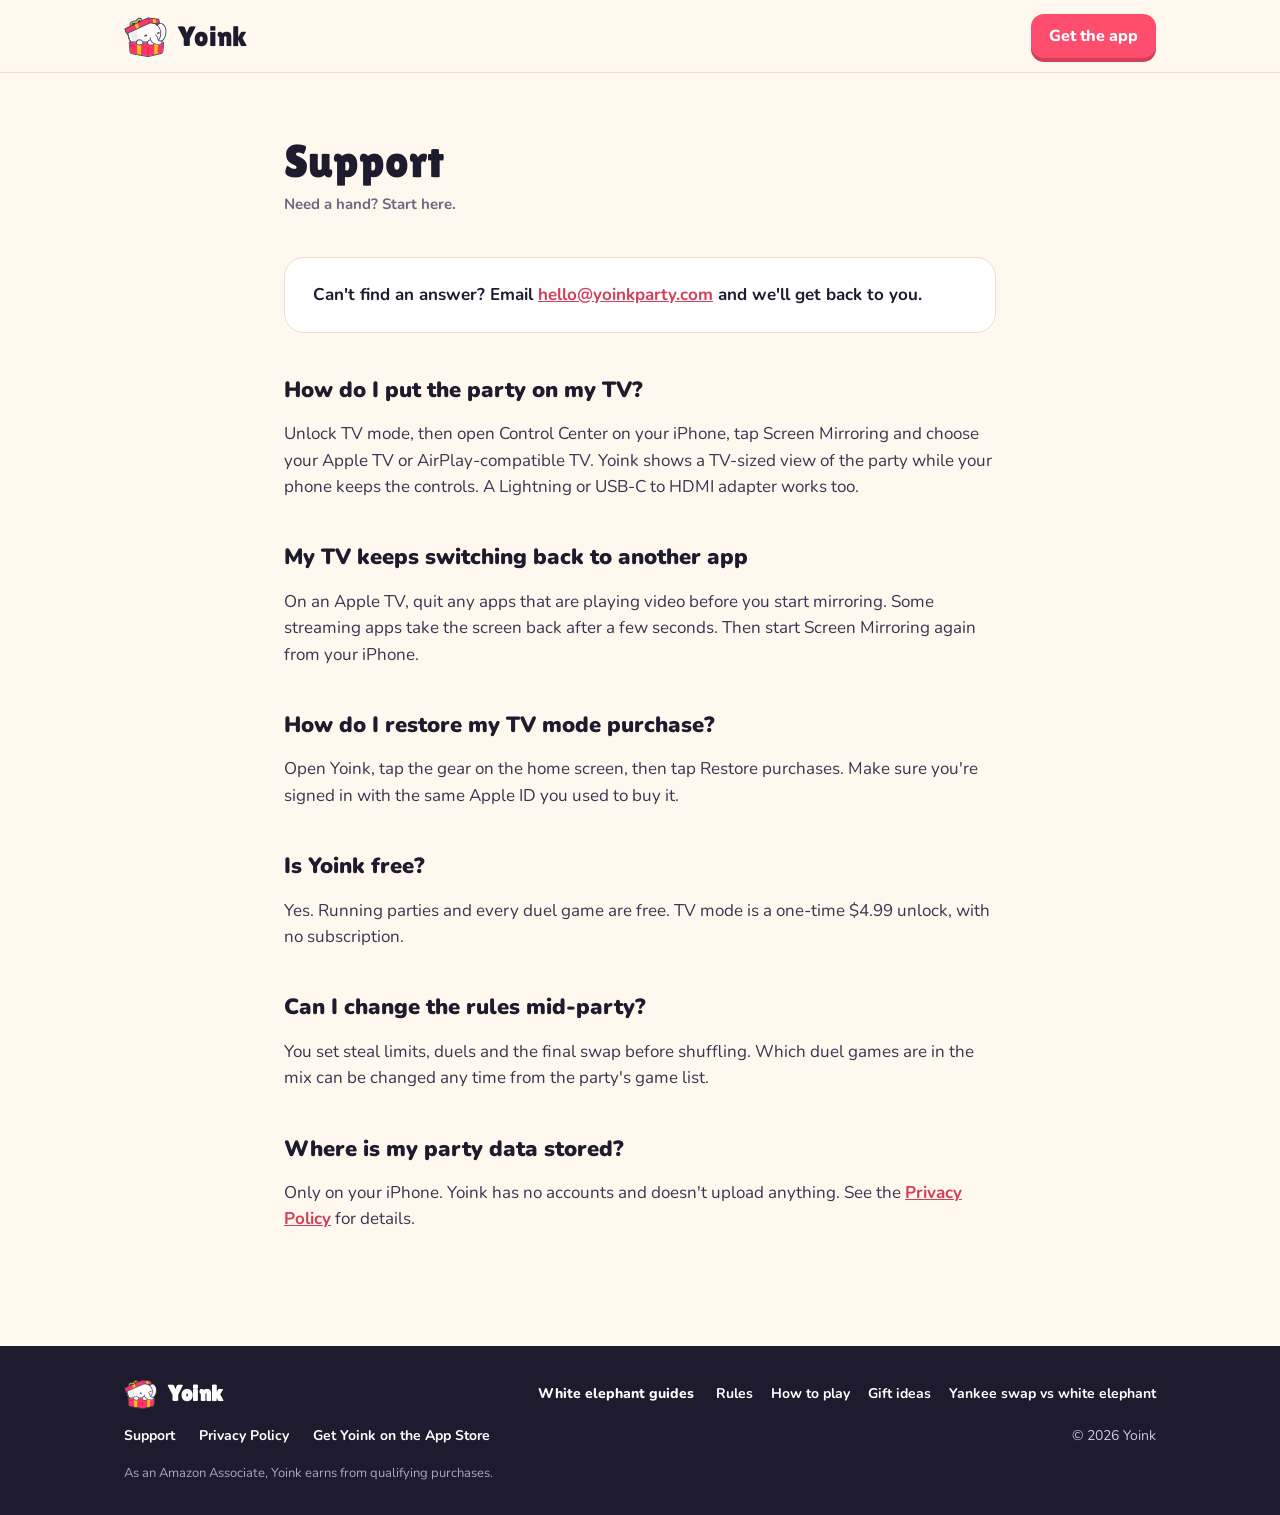
<file: support.html>
<!doctype html>
<html lang="en">
<head>
  <meta charset="utf-8">
  <meta name="viewport" content="width=device-width, initial-scale=1">
  <title>Support · Yoink</title>
  <meta name="description" content="Help with Yoink: TV mode, restoring purchases and running a white elephant party.">
  <meta name="theme-color" content="#FFF8EF">
  <link rel="canonical" href="https://yoinkparty.com/support.html">
  <meta property="og:site_name" content="Yoink">
  <meta property="og:type" content="website">
  <meta property="og:url" content="https://yoinkparty.com/support.html">
  <meta property="og:title" content="Support · Yoink">
  <meta property="og:description" content="Help with Yoink: TV mode, restoring purchases, invites and RSVPs, and running a white elephant party.">
  <meta property="og:image" content="https://yoinkparty.com/assets/img/og-card.png">
  <meta property="og:image:width" content="1200">
  <meta property="og:image:height" content="630">
  <meta name="twitter:card" content="summary_large_image">
  <meta name="twitter:title" content="Support · Yoink">
  <meta name="twitter:description" content="Help with Yoink: TV mode, restoring purchases, invites and RSVPs, and running a white elephant party.">
  <meta name="twitter:image" content="https://yoinkparty.com/assets/img/og-card.png">
  <link rel="icon" href="favicon.ico" sizes="any">
  <link rel="icon" type="image/png" sizes="32x32" href="favicon-32.png">
  <link rel="apple-touch-icon" href="apple-touch-icon.png">
  <link rel="stylesheet" href="assets/styles.css">
  <!-- Pinterest Tag -->
  <script>
  !function(e){if(!window.pintrk){window.pintrk = function () {
  window.pintrk.queue.push(Array.prototype.slice.call(arguments))};var
    n=window.pintrk;n.queue=[],n.version="3.0";var
    t=document.createElement("script");t.async=!0;t.src=e;var
    r=document.getElementsByTagName("script")[0];
    r.parentNode.insertBefore(t,r)}}("https://s.pinimg.com/ct/core.js");
  pintrk('load', '2612843000808');
  pintrk('page');
  </script>
  <noscript>
  <img height="1" width="1" style="display:none;" alt=""
    src="https://ct.pinterest.com/v3/?event=init&tid=2612843000808&noscript=1" />
  </noscript>
  <!-- end Pinterest Tag -->
  <script>
  // Pinterest conversion events: a Lead whenever an App Store link is tapped.
  document.addEventListener("click", function (e) {
    var a = e.target.closest && e.target.closest('a[href*="apps.apple.com"]');
    if (a && window.pintrk) pintrk('track', 'lead', { lead_type: 'App Store' });
  });
  </script>
  <script src="/assets/analytics.js" defer></script>
</head>
<body>

  <header class="site-header">
    <div class="wrap">
      <a class="brand" href="./" aria-label="Yoink home">
        <img src="assets/img/mascot.svg" alt="" width="44" height="41">
        <span>Yoink</span>
      </a>
      <div class="header-right">
        <a class="button small" href="https://apps.apple.com/us/app/yoink-white-elephant-games/id6825079399">Get the app</a>
      </div>
    </div>
  </header>

  <main class="doc">
    <div class="wrap">
      <h1>Support</h1>
      <p class="updated">Need a hand? Start here.</p>

      <div class="summary">
        <p>Can't find an answer? Email <a href="mailto:hello@yoinkparty.com">hello@yoinkparty.com</a> and we'll get back to you.</p>
      </div>

      <h2>How do I put the party on my TV?</h2>
      <p>Unlock TV mode, then open Control Center on your iPhone, tap Screen Mirroring and choose your Apple TV or AirPlay-compatible TV. Yoink shows a TV-sized view of the party while your phone keeps the controls. A Lightning or USB-C to HDMI adapter works too.</p>

      <h2>My TV keeps switching back to another app</h2>
      <p>On an Apple TV, quit any apps that are playing video before you start mirroring. Some streaming apps take the screen back after a few seconds. Then start Screen Mirroring again from your iPhone.</p>

      <h2>How do I restore my TV mode purchase?</h2>
      <p>Open Yoink, tap the gear on the home screen, then tap Restore purchases. Make sure you're signed in with the same Apple ID you used to buy it.</p>

      <h2>Is Yoink free?</h2>
      <p>Yes. Running parties and every duel game are free. TV mode is a one-time $4.99 unlock, with no subscription.</p>

      <h2>Can I change the rules mid-party?</h2>
      <p>You set steal limits, duels and the final swap before shuffling. Which duel games are in the mix can be changed any time from the party's game list.</p>

      <h2>Where is my party data stored?</h2>
      <p>Only on your iPhone. Yoink has no accounts and doesn't upload anything. See the <a href="privacy.html">Privacy Policy</a> for details.</p>
    </div>
  </main>

  <footer class="site-footer">
    <div class="wrap">
      <a class="brand" href="./" aria-label="Yoink home">
        <img src="assets/img/mascot.svg" alt="" width="34" height="32">
        <span>Yoink</span>
      </a>
      <nav aria-label="Guides" class="footer-guides">
        <span class="footer-heading">White elephant guides</span>
        <a href="white-elephant-rules.html">Rules</a>
        <a href="how-to-play-white-elephant.html">How to play</a>
        <a href="white-elephant-gift-ideas.html">Gift ideas</a>
        <a href="yankee-swap-vs-white-elephant.html">Yankee swap vs white elephant</a>
      </nav>
      <nav aria-label="Footer">
        <a href="support.html" aria-current="page">Support</a>
        <a href="privacy.html">Privacy Policy</a>
        <a href="https://apps.apple.com/us/app/yoink-white-elephant-games/id6825079399">Get Yoink on the App Store</a>
      </nav>
      <span>&copy; 2026 Yoink</span>
      <span class="footer-note">As an Amazon Associate, Yoink earns from qualifying purchases.</span>
    </div>
  </footer>

</body>
</html>
</file>
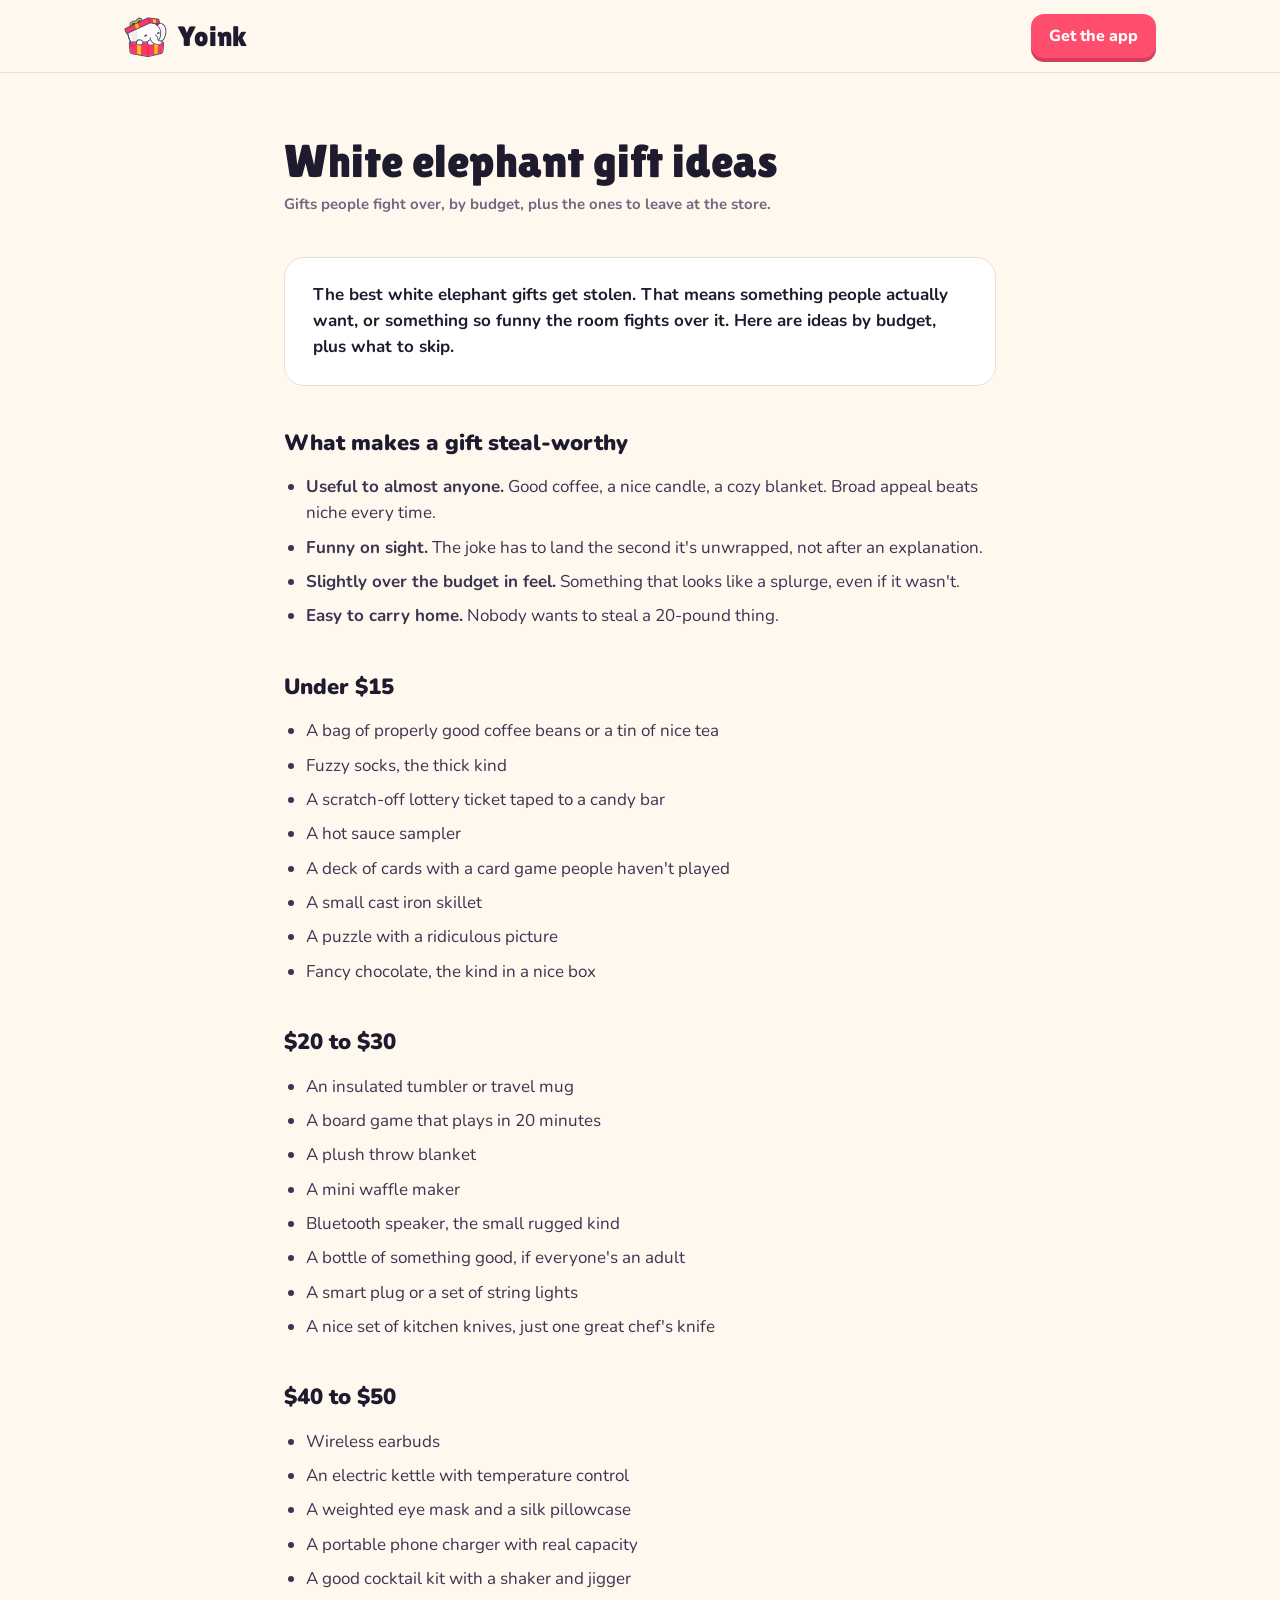
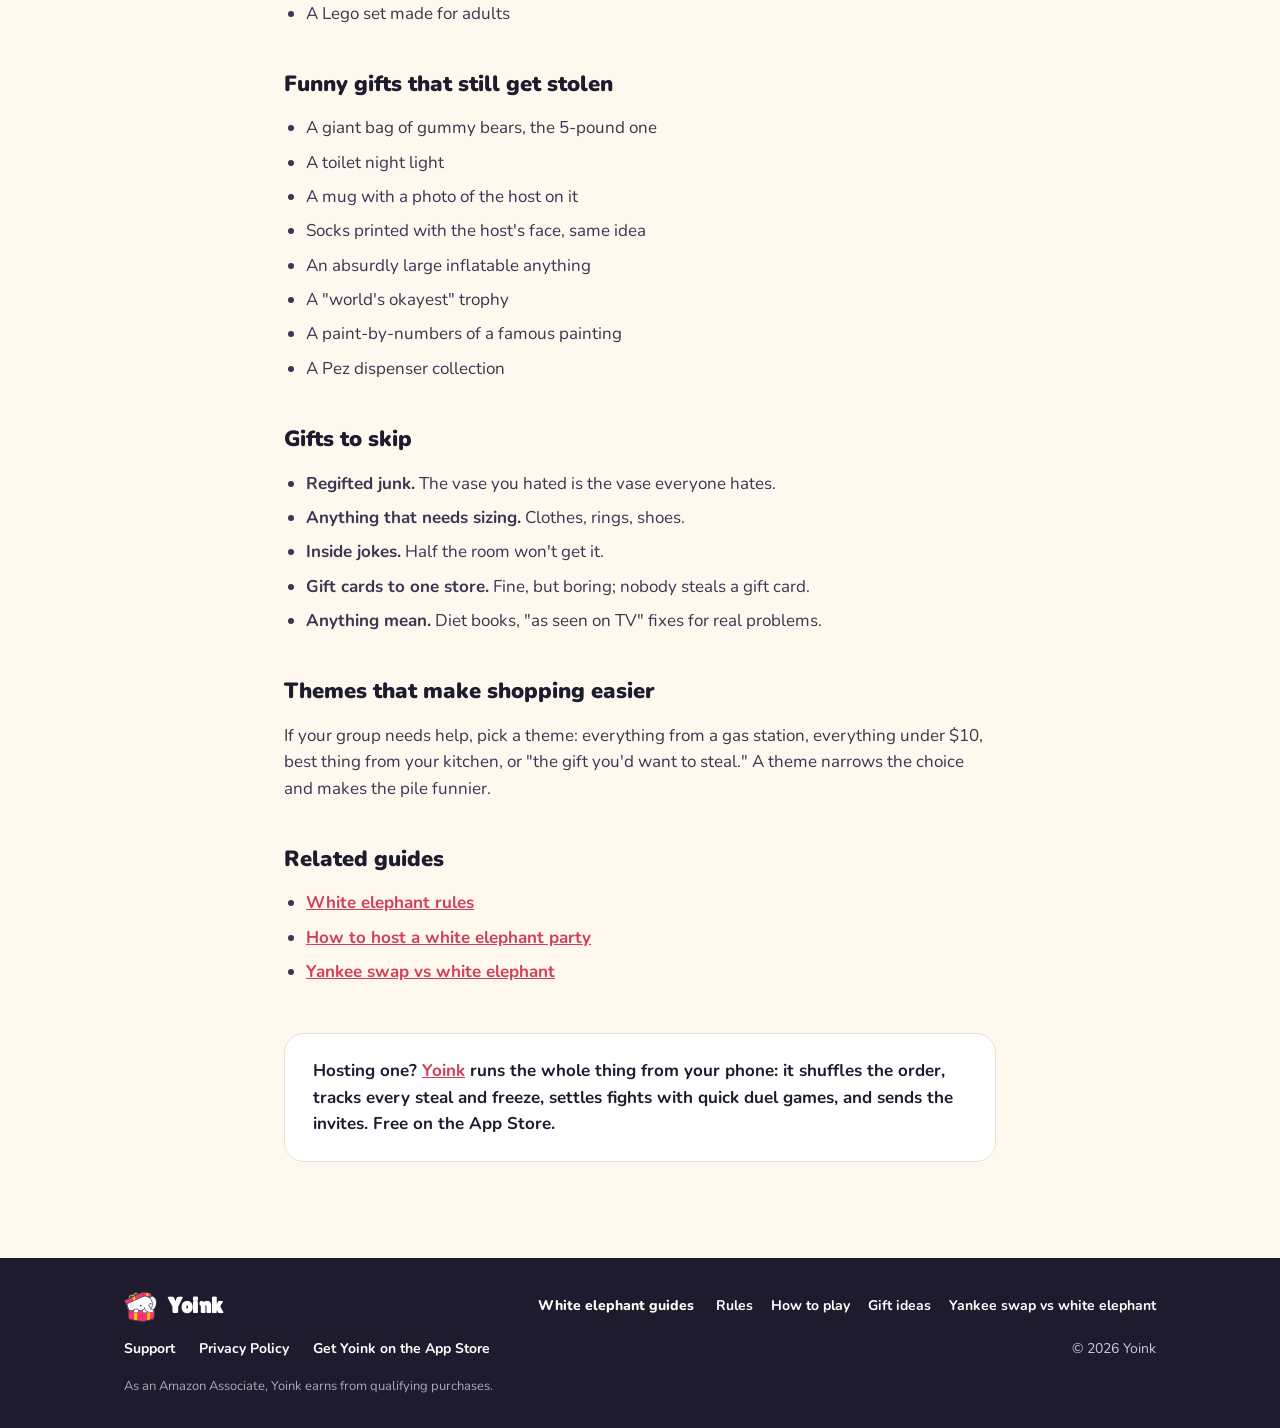
<file: white-elephant-gift-ideas.html>
<!doctype html>
<html lang="en">
<head>
  <meta charset="utf-8">
  <meta name="viewport" content="width=device-width, initial-scale=1">
  <title>White Elephant Gift Ideas by Budget · Yoink</title>
  <meta name="description" content="White elephant gift ideas under $15, $30 and $50, funny gifts that still get stolen, and the gifts to skip.">
  <meta name="theme-color" content="#FFF8EF">
  <meta name="apple-itunes-app" content="app-id=6825079399">
  <link rel="canonical" href="https://yoinkparty.com/white-elephant-gift-ideas.html">
  <meta property="og:site_name" content="Yoink">
  <meta property="og:type" content="article">
  <meta property="og:url" content="https://yoinkparty.com/white-elephant-gift-ideas.html">
  <meta property="og:title" content="White Elephant Gift Ideas by Budget">
  <meta property="og:description" content="White elephant gift ideas under $15, $30 and $50, funny gifts that still get stolen, and the gifts to skip.">
  <meta property="og:image" content="https://yoinkparty.com/assets/img/og-card.png">
  <meta property="og:image:width" content="1200">
  <meta property="og:image:height" content="630">
  <meta name="twitter:card" content="summary_large_image">
  <meta name="twitter:title" content="White Elephant Gift Ideas by Budget">
  <meta name="twitter:description" content="White elephant gift ideas under $15, $30 and $50, funny gifts that still get stolen, and the gifts to skip.">
  <meta name="twitter:image" content="https://yoinkparty.com/assets/img/og-card.png">
  <link rel="icon" href="favicon.ico" sizes="any">
  <link rel="icon" type="image/png" sizes="32x32" href="favicon-32.png">
  <link rel="apple-touch-icon" href="apple-touch-icon.png">
  <link rel="stylesheet" href="assets/styles.css">
  <!-- Pinterest Tag -->
  <script>
  !function(e){if(!window.pintrk){window.pintrk = function () {
  window.pintrk.queue.push(Array.prototype.slice.call(arguments))};var
    n=window.pintrk;n.queue=[],n.version="3.0";var
    t=document.createElement("script");t.async=!0;t.src=e;var
    r=document.getElementsByTagName("script")[0];
    r.parentNode.insertBefore(t,r)}}("https://s.pinimg.com/ct/core.js");
  pintrk('load', '2612843000808');
  pintrk('page');
  pintrk('track', 'pagevisit');
  </script>
  <noscript>
  <img height="1" width="1" style="display:none;" alt=""
    src="https://ct.pinterest.com/v3/?event=init&tid=2612843000808&noscript=1" />
  </noscript>
  <!-- end Pinterest Tag -->
  <script>
  // Pinterest conversion events: a Lead whenever an App Store link is tapped.
  document.addEventListener("click", function (e) {
    var a = e.target.closest && e.target.closest('a[href*="apps.apple.com"]');
    if (a && window.pintrk) pintrk('track', 'lead', { lead_type: 'App Store' });
  });
  </script>
  <script src="/assets/analytics.js" defer></script>
</head>
<body>

  <header class="site-header">
    <div class="wrap">
      <a class="brand" href="./" aria-label="Yoink home">
        <img src="assets/img/mascot.svg" alt="" width="44" height="41">
        <span>Yoink</span>
      </a>
      <div class="header-right">
        <a class="button small" href="https://apps.apple.com/us/app/yoink-white-elephant-games/id6825079399">Get the app</a>
      </div>
    </div>
  </header>

  <main class="doc">
    <div class="wrap">
      <h1>White elephant gift ideas</h1>
      <p class="updated">Gifts people fight over, by budget, plus the ones to leave at the store.</p>

      <div class="summary">
        <p>The best white elephant gifts get stolen. That means something people actually want, or something so funny the room fights over it. Here are ideas by budget, plus what to skip.</p>
      </div>

      <h2>What makes a gift steal-worthy</h2>
      <ul>
        <li><strong>Useful to almost anyone.</strong> Good coffee, a nice candle, a cozy blanket. Broad appeal beats niche every time.</li>
        <li><strong>Funny on sight.</strong> The joke has to land the second it's unwrapped, not after an explanation.</li>
        <li><strong>Slightly over the budget in feel.</strong> Something that looks like a splurge, even if it wasn't.</li>
        <li><strong>Easy to carry home.</strong> Nobody wants to steal a 20-pound thing.</li>
      </ul>

      <h2>Under $15</h2>
      <ul>
        <li>A bag of properly good coffee beans or a tin of nice tea</li>
        <li>Fuzzy socks, the thick kind</li>
        <li>A scratch-off lottery ticket taped to a candy bar</li>
        <li>A hot sauce sampler</li>
        <li>A deck of cards with a card game people haven't played</li>
        <li>A small cast iron skillet</li>
        <li>A puzzle with a ridiculous picture</li>
        <li>Fancy chocolate, the kind in a nice box</li>
      </ul>

      <h2>$20 to $30</h2>
      <ul>
        <li>An insulated tumbler or travel mug</li>
        <li>A board game that plays in 20 minutes</li>
        <li>A plush throw blanket</li>
        <li>A mini waffle maker</li>
        <li>Bluetooth speaker, the small rugged kind</li>
        <li>A bottle of something good, if everyone's an adult</li>
        <li>A smart plug or a set of string lights</li>
        <li>A nice set of kitchen knives, just one great chef's knife</li>
      </ul>

      <h2>$40 to $50</h2>
      <ul>
        <li>Wireless earbuds</li>
        <li>An electric kettle with temperature control</li>
        <li>A weighted eye mask and a silk pillowcase</li>
        <li>A portable phone charger with real capacity</li>
        <li>A good cocktail kit with a shaker and jigger</li>
        <li>A Lego set made for adults</li>
      </ul>

      <h2>Funny gifts that still get stolen</h2>
      <ul>
        <li>A giant bag of gummy bears, the 5-pound one</li>
        <li>A toilet night light</li>
        <li>A mug with a photo of the host on it</li>
        <li>Socks printed with the host's face, same idea</li>
        <li>An absurdly large inflatable anything</li>
        <li>A "world's okayest" trophy</li>
        <li>A paint-by-numbers of a famous painting</li>
        <li>A Pez dispenser collection</li>
      </ul>

      <h2>Gifts to skip</h2>
      <ul>
        <li><strong>Regifted junk.</strong> The vase you hated is the vase everyone hates.</li>
        <li><strong>Anything that needs sizing.</strong> Clothes, rings, shoes.</li>
        <li><strong>Inside jokes.</strong> Half the room won't get it.</li>
        <li><strong>Gift cards to one store.</strong> Fine, but boring; nobody steals a gift card.</li>
        <li><strong>Anything mean.</strong> Diet books, "as seen on TV" fixes for real problems.</li>
      </ul>

      <h2>Themes that make shopping easier</h2>
      <p>If your group needs help, pick a theme: everything from a gas station, everything under $10, best thing from your kitchen, or "the gift you'd want to steal." A theme narrows the choice and makes the pile funnier.</p>

      <h2>Related guides</h2>
      <ul>
        <li><a href="white-elephant-rules.html">White elephant rules</a></li>
        <li><a href="how-to-play-white-elephant.html">How to host a white elephant party</a></li>
        <li><a href="yankee-swap-vs-white-elephant.html">Yankee swap vs white elephant</a></li>
      </ul>

      <div class="summary cta-card">
        <p>Hosting one? <a href="https://apps.apple.com/us/app/yoink-white-elephant-games/id6825079399">Yoink</a> runs the whole thing from your phone: it shuffles the order, tracks every steal and freeze, settles fights with quick duel games, and sends the invites. Free on the App Store.</p>
      </div>
    </div>
  </main>

  <footer class="site-footer">
    <div class="wrap">
      <a class="brand" href="./" aria-label="Yoink home">
        <img src="assets/img/mascot.svg" alt="" width="34" height="32">
        <span>Yoink</span>
      </a>
      <nav aria-label="Guides" class="footer-guides">
        <span class="footer-heading">White elephant guides</span>
        <a href="white-elephant-rules.html">Rules</a>
        <a href="how-to-play-white-elephant.html">How to play</a>
        <a href="white-elephant-gift-ideas.html">Gift ideas</a>
        <a href="yankee-swap-vs-white-elephant.html">Yankee swap vs white elephant</a>
      </nav>
      <nav aria-label="Footer">
        <a href="support.html">Support</a>
        <a href="privacy.html">Privacy Policy</a>
        <a href="https://apps.apple.com/us/app/yoink-white-elephant-games/id6825079399">Get Yoink on the App Store</a>
      </nav>
      <span>&copy; 2026 Yoink</span>
      <span class="footer-note">As an Amazon Associate, Yoink earns from qualifying purchases.</span>
    </div>
  </footer>

</body>
</html>
</file>
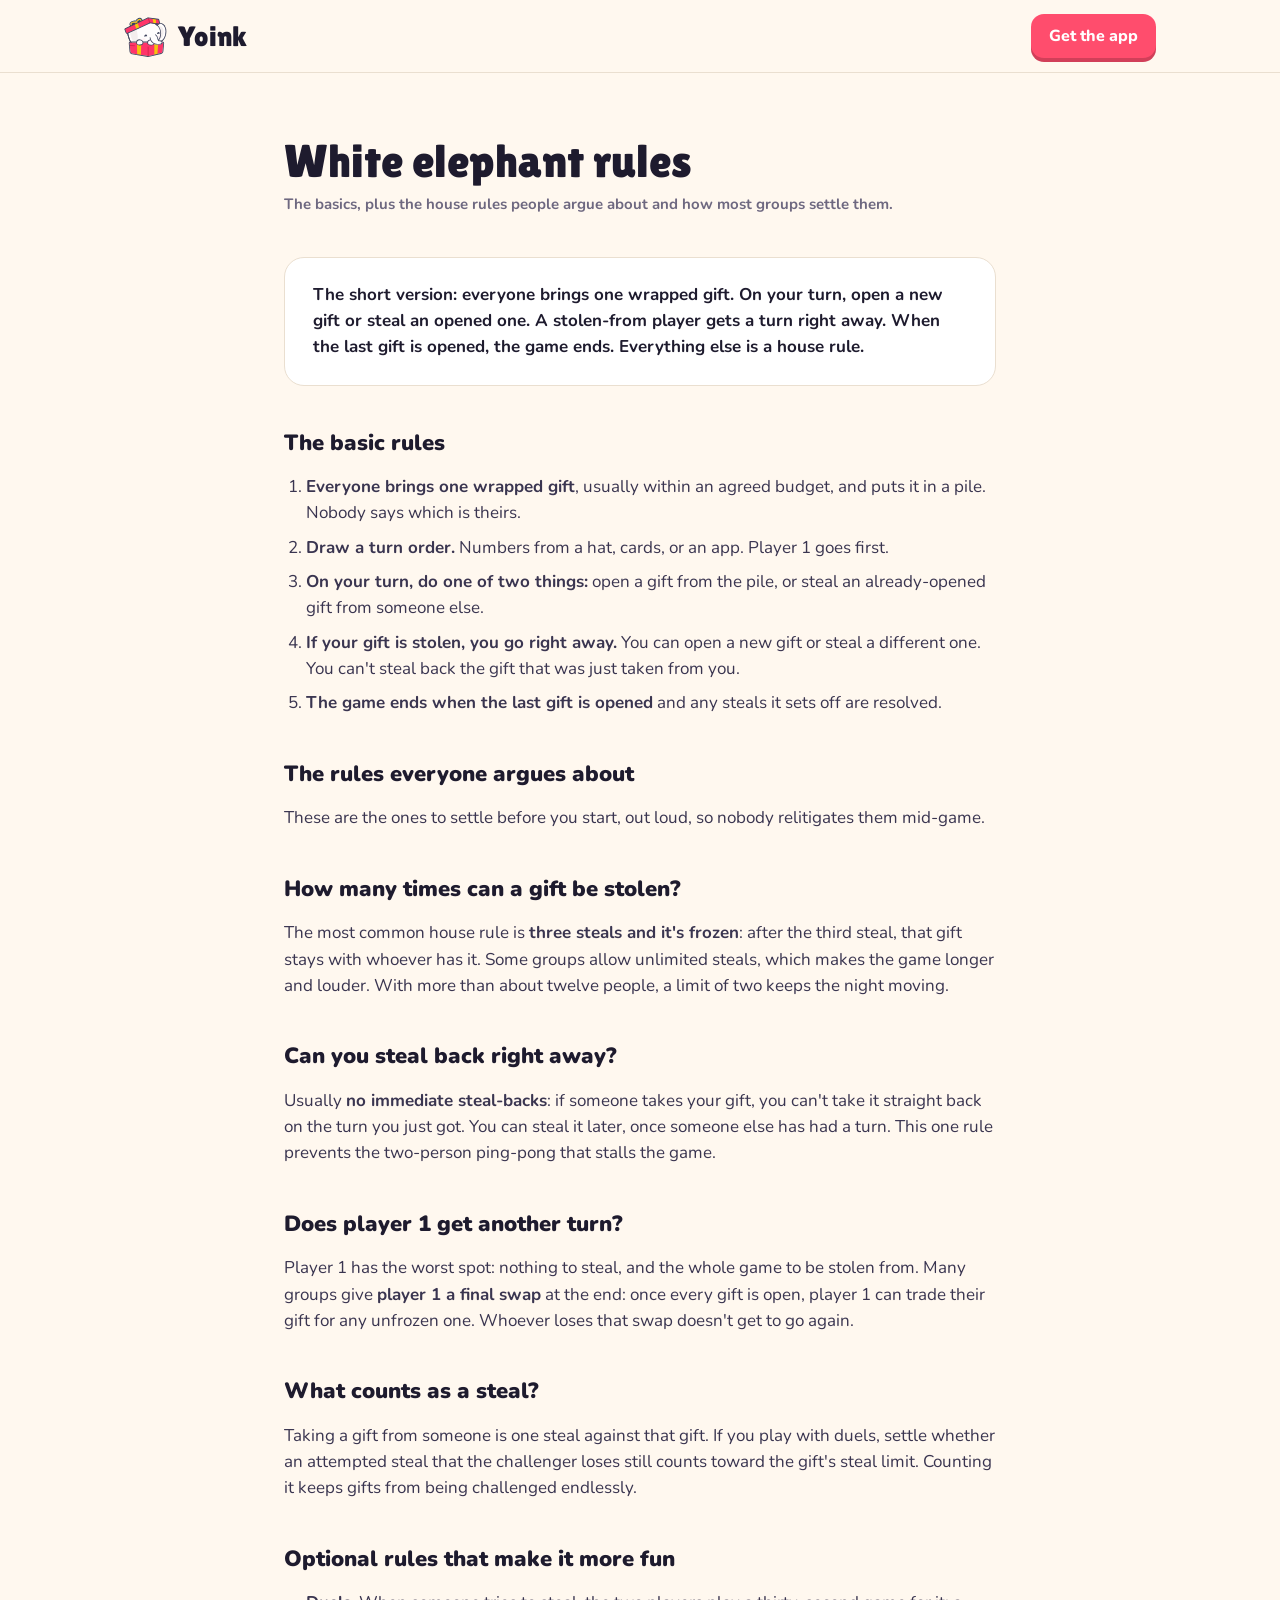
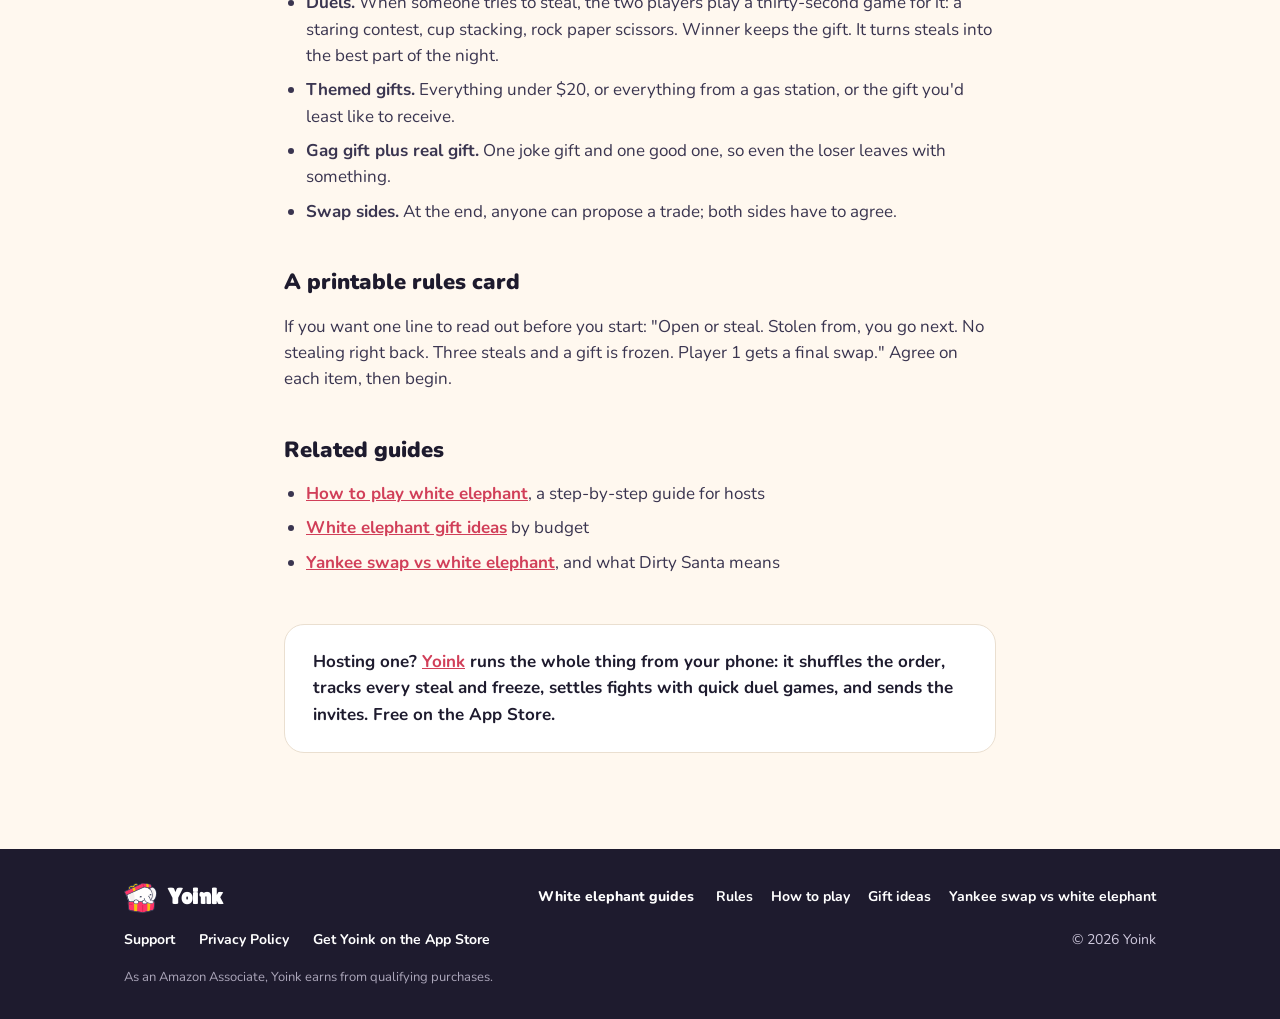
<file: white-elephant-rules.html>
<!doctype html>
<html lang="en">
<head>
  <meta charset="utf-8">
  <meta name="viewport" content="width=device-width, initial-scale=1">
  <title>White Elephant Rules: Steals, Freezes and the Final Swap · Yoink</title>
  <meta name="description" content="The rules of white elephant: open or steal, who goes next, steal limits, no steal-backs, the final swap, and the optional rules that make it more fun.">
  <meta name="theme-color" content="#FFF8EF">
  <meta name="apple-itunes-app" content="app-id=6825079399">
  <link rel="canonical" href="https://yoinkparty.com/white-elephant-rules.html">
  <meta property="og:site_name" content="Yoink">
  <meta property="og:type" content="article">
  <meta property="og:url" content="https://yoinkparty.com/white-elephant-rules.html">
  <meta property="og:title" content="White Elephant Rules: Steals, Freezes and the Final Swap">
  <meta property="og:description" content="The rules of white elephant: open or steal, who goes next, steal limits, no steal-backs, the final swap, and the optional rules that make it more fun.">
  <meta property="og:image" content="https://yoinkparty.com/assets/img/og-card.png">
  <meta property="og:image:width" content="1200">
  <meta property="og:image:height" content="630">
  <meta name="twitter:card" content="summary_large_image">
  <meta name="twitter:title" content="White Elephant Rules: Steals, Freezes and the Final Swap">
  <meta name="twitter:description" content="The rules of white elephant: open or steal, who goes next, steal limits, no steal-backs, the final swap, and the optional rules that make it more fun.">
  <meta name="twitter:image" content="https://yoinkparty.com/assets/img/og-card.png">
  <script type="application/ld+json">
{
  "@context": "https://schema.org",
  "@type": "FAQPage",
  "mainEntity": [
    {
      "@type": "Question",
      "name": "How many times can a gift be stolen in white elephant?",
      "acceptedAnswer": {
        "@type": "Answer",
        "text": "Most groups freeze a gift after three steals. Some play with unlimited steals, and large groups often use a limit of two."
      }
    },
    {
      "@type": "Question",
      "name": "Can you steal a gift back right away?",
      "acceptedAnswer": {
        "@type": "Answer",
        "text": "In most house rules, no. The person who was just stolen from can open a new gift or steal a different one, but can't take back the gift that was just taken."
      }
    },
    {
      "@type": "Question",
      "name": "Does the first player get another turn in white elephant?",
      "acceptedAnswer": {
        "@type": "Answer",
        "text": "Many groups give player 1 a final swap once every gift is open, since player 1 has nothing to steal at the start."
      }
    },
    {
      "@type": "Question",
      "name": "When does a white elephant game end?",
      "acceptedAnswer": {
        "@type": "Answer",
        "text": "When the last wrapped gift is opened and any steals it triggers are resolved, plus the first player's final swap if you use that rule."
      }
    }
  ]
}
  </script>
  <link rel="icon" href="favicon.ico" sizes="any">
  <link rel="icon" type="image/png" sizes="32x32" href="favicon-32.png">
  <link rel="apple-touch-icon" href="apple-touch-icon.png">
  <link rel="stylesheet" href="assets/styles.css">
  <!-- Pinterest Tag -->
  <script>
  !function(e){if(!window.pintrk){window.pintrk = function () {
  window.pintrk.queue.push(Array.prototype.slice.call(arguments))};var
    n=window.pintrk;n.queue=[],n.version="3.0";var
    t=document.createElement("script");t.async=!0;t.src=e;var
    r=document.getElementsByTagName("script")[0];
    r.parentNode.insertBefore(t,r)}}("https://s.pinimg.com/ct/core.js");
  pintrk('load', '2612843000808');
  pintrk('page');
  pintrk('track', 'pagevisit');
  </script>
  <noscript>
  <img height="1" width="1" style="display:none;" alt=""
    src="https://ct.pinterest.com/v3/?event=init&tid=2612843000808&noscript=1" />
  </noscript>
  <!-- end Pinterest Tag -->
  <script>
  // Pinterest conversion events: a Lead whenever an App Store link is tapped.
  document.addEventListener("click", function (e) {
    var a = e.target.closest && e.target.closest('a[href*="apps.apple.com"]');
    if (a && window.pintrk) pintrk('track', 'lead', { lead_type: 'App Store' });
  });
  </script>
  <script src="/assets/analytics.js" defer></script>
</head>
<body>

  <header class="site-header">
    <div class="wrap">
      <a class="brand" href="./" aria-label="Yoink home">
        <img src="assets/img/mascot.svg" alt="" width="44" height="41">
        <span>Yoink</span>
      </a>
      <div class="header-right">
        <a class="button small" href="https://apps.apple.com/us/app/yoink-white-elephant-games/id6825079399">Get the app</a>
      </div>
    </div>
  </header>

  <main class="doc">
    <div class="wrap">
      <h1>White elephant rules</h1>
      <p class="updated">The basics, plus the house rules people argue about and how most groups settle them.</p>

      <div class="summary">
        <p>The short version: everyone brings one wrapped gift. On your turn, open a new gift or steal an opened one. A stolen-from player gets a turn right away. When the last gift is opened, the game ends. Everything else is a house rule.</p>
      </div>

      <h2>The basic rules</h2>
      <ol>
        <li><strong>Everyone brings one wrapped gift</strong>, usually within an agreed budget, and puts it in a pile. Nobody says which is theirs.</li>
        <li><strong>Draw a turn order.</strong> Numbers from a hat, cards, or an app. Player 1 goes first.</li>
        <li><strong>On your turn, do one of two things:</strong> open a gift from the pile, or steal an already-opened gift from someone else.</li>
        <li><strong>If your gift is stolen, you go right away.</strong> You can open a new gift or steal a different one. You can't steal back the gift that was just taken from you.</li>
        <li><strong>The game ends when the last gift is opened</strong> and any steals it sets off are resolved.</li>
      </ol>

      <h2>The rules everyone argues about</h2>
      <p>These are the ones to settle before you start, out loud, so nobody relitigates them mid-game.</p>

      <h2>How many times can a gift be stolen?</h2>
      <p>The most common house rule is <strong>three steals and it's frozen</strong>: after the third steal, that gift stays with whoever has it. Some groups allow unlimited steals, which makes the game longer and louder. With more than about twelve people, a limit of two keeps the night moving.</p>

      <h2>Can you steal back right away?</h2>
      <p>Usually <strong>no immediate steal-backs</strong>: if someone takes your gift, you can't take it straight back on the turn you just got. You can steal it later, once someone else has had a turn. This one rule prevents the two-person ping-pong that stalls the game.</p>

      <h2>Does player 1 get another turn?</h2>
      <p>Player 1 has the worst spot: nothing to steal, and the whole game to be stolen from. Many groups give <strong>player 1 a final swap</strong> at the end: once every gift is open, player 1 can trade their gift for any unfrozen one. Whoever loses that swap doesn't get to go again.</p>

      <h2>What counts as a steal?</h2>
      <p>Taking a gift from someone is one steal against that gift. If you play with duels, settle whether an attempted steal that the challenger loses still counts toward the gift's steal limit. Counting it keeps gifts from being challenged endlessly.</p>

      <h2>Optional rules that make it more fun</h2>
      <ul>
        <li><strong>Duels.</strong> When someone tries to steal, the two players play a thirty-second game for it: a staring contest, cup stacking, rock paper scissors. Winner keeps the gift. It turns steals into the best part of the night.</li>
        <li><strong>Themed gifts.</strong> Everything under $20, or everything from a gas station, or the gift you'd least like to receive.</li>
        <li><strong>Gag gift plus real gift.</strong> One joke gift and one good one, so even the loser leaves with something.</li>
        <li><strong>Swap sides.</strong> At the end, anyone can propose a trade; both sides have to agree.</li>
      </ul>

      <h2>A printable rules card</h2>
      <p>If you want one line to read out before you start: "Open or steal. Stolen from, you go next. No stealing right back. Three steals and a gift is frozen. Player 1 gets a final swap." Agree on each item, then begin.</p>

      <h2>Related guides</h2>
      <ul>
        <li><a href="how-to-play-white-elephant.html">How to play white elephant</a>, a step-by-step guide for hosts</li>
        <li><a href="white-elephant-gift-ideas.html">White elephant gift ideas</a> by budget</li>
        <li><a href="yankee-swap-vs-white-elephant.html">Yankee swap vs white elephant</a>, and what Dirty Santa means</li>
      </ul>

      <div class="summary cta-card">
        <p>Hosting one? <a href="https://apps.apple.com/us/app/yoink-white-elephant-games/id6825079399">Yoink</a> runs the whole thing from your phone: it shuffles the order, tracks every steal and freeze, settles fights with quick duel games, and sends the invites. Free on the App Store.</p>
      </div>
    </div>
  </main>

  <footer class="site-footer">
    <div class="wrap">
      <a class="brand" href="./" aria-label="Yoink home">
        <img src="assets/img/mascot.svg" alt="" width="34" height="32">
        <span>Yoink</span>
      </a>
      <nav aria-label="Guides" class="footer-guides">
        <span class="footer-heading">White elephant guides</span>
        <a href="white-elephant-rules.html">Rules</a>
        <a href="how-to-play-white-elephant.html">How to play</a>
        <a href="white-elephant-gift-ideas.html">Gift ideas</a>
        <a href="yankee-swap-vs-white-elephant.html">Yankee swap vs white elephant</a>
      </nav>
      <nav aria-label="Footer">
        <a href="support.html">Support</a>
        <a href="privacy.html">Privacy Policy</a>
        <a href="https://apps.apple.com/us/app/yoink-white-elephant-games/id6825079399">Get Yoink on the App Store</a>
      </nav>
      <span>&copy; 2026 Yoink</span>
      <span class="footer-note">As an Amazon Associate, Yoink earns from qualifying purchases.</span>
    </div>
  </footer>

</body>
</html>
</file>
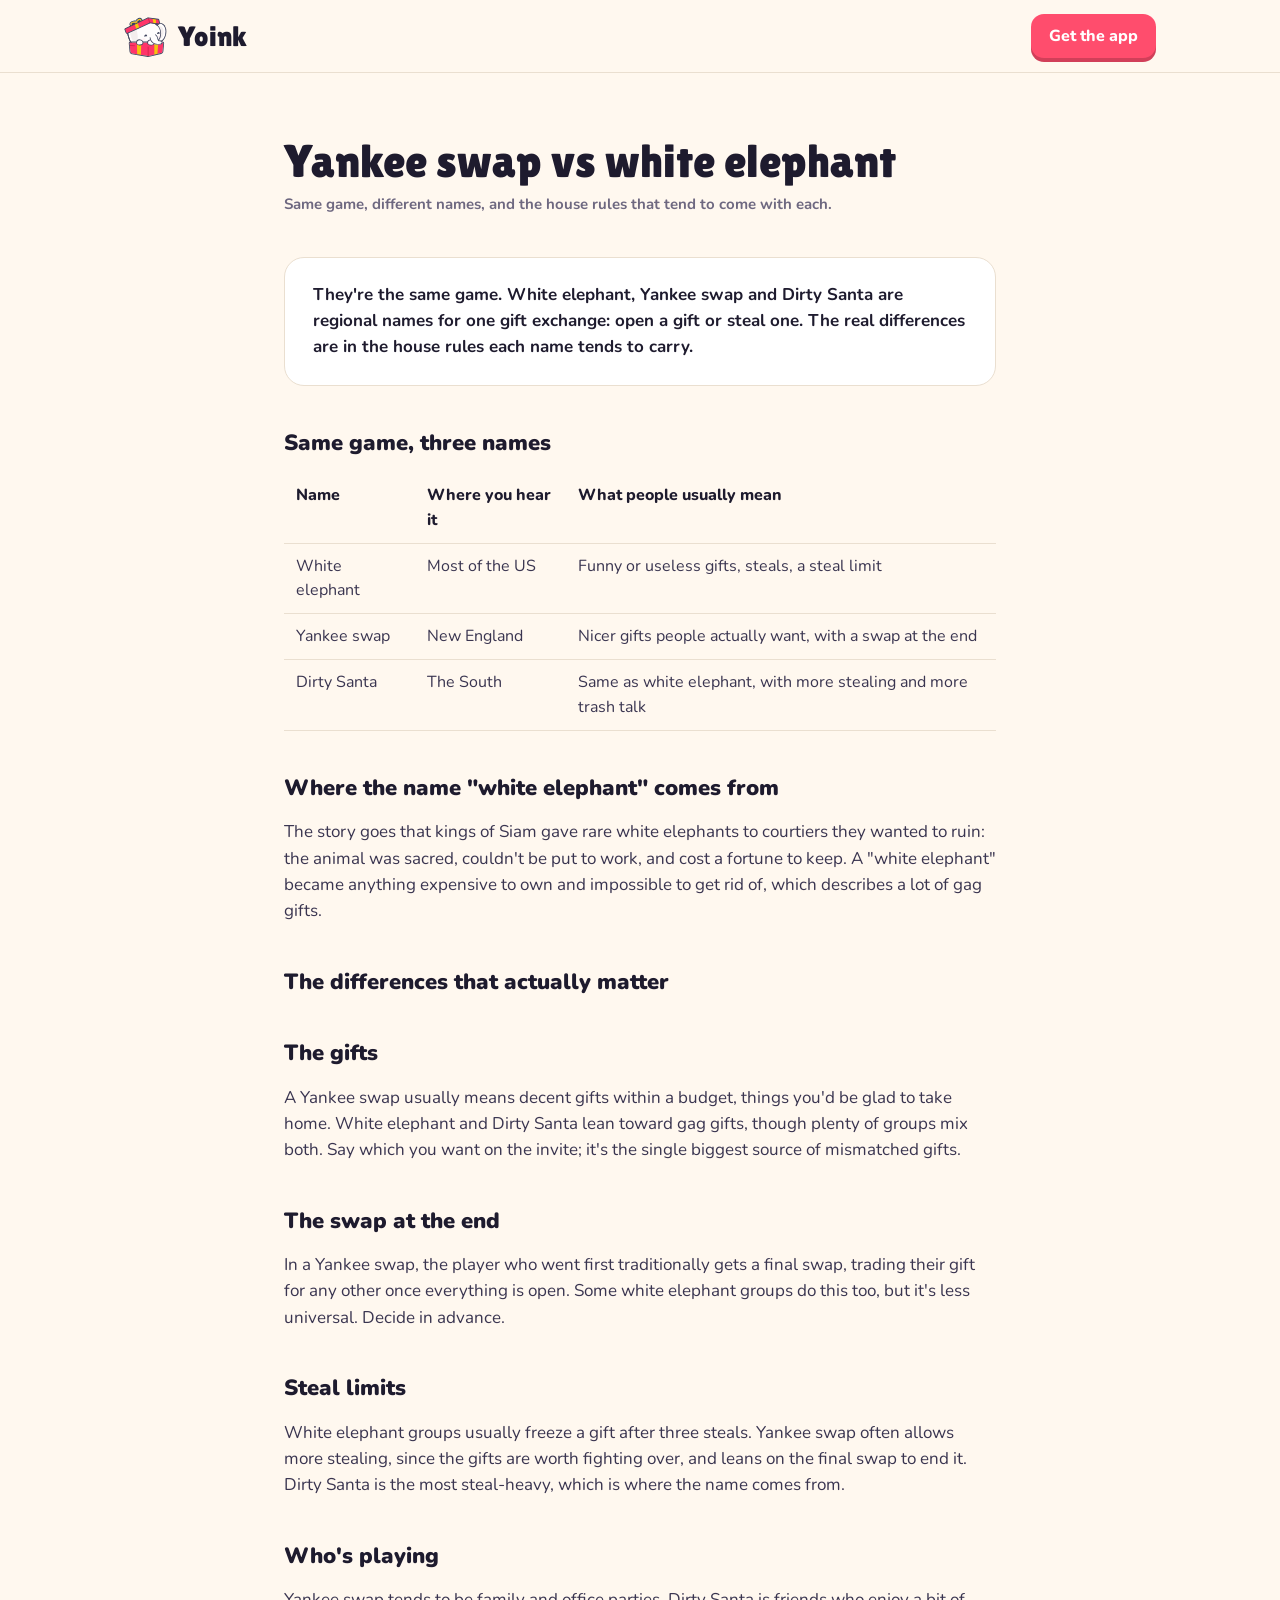
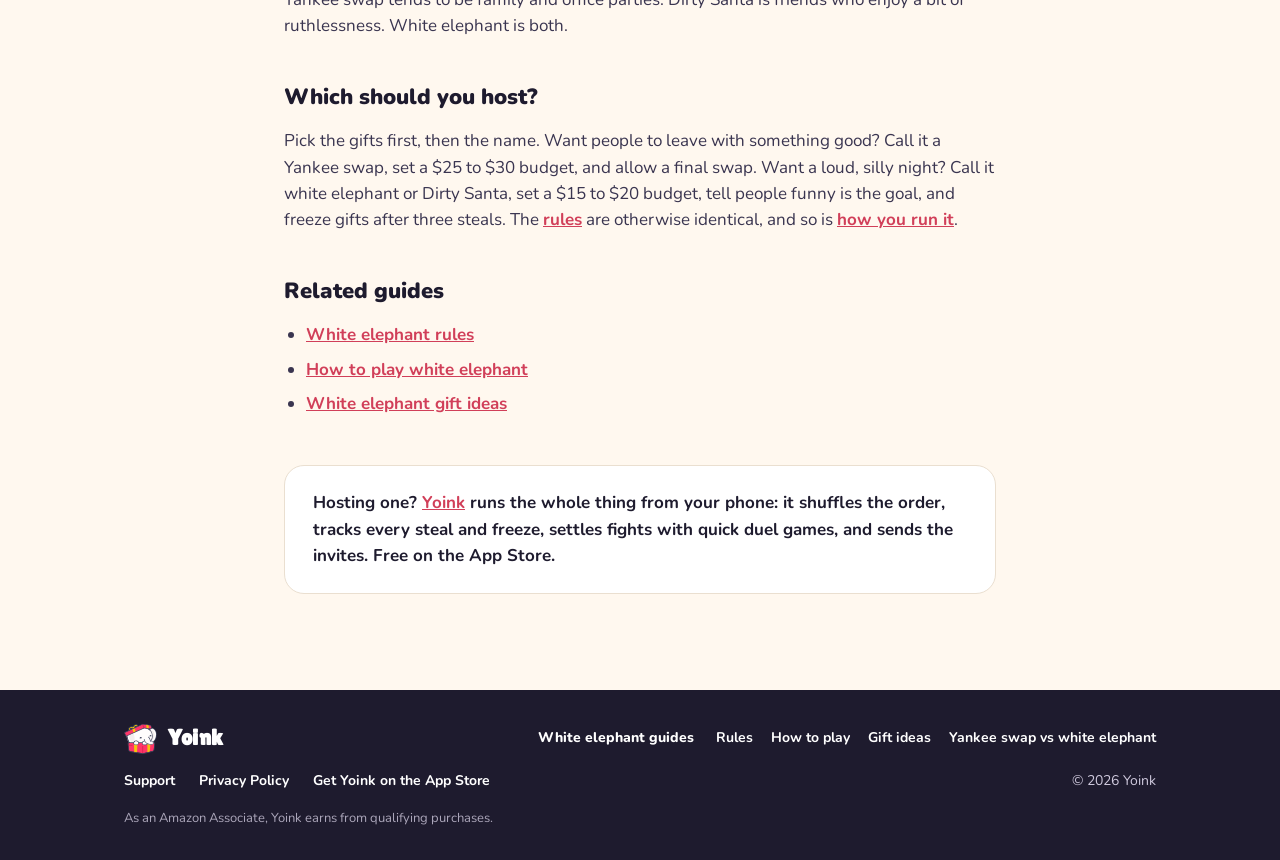
<file: yankee-swap-vs-white-elephant.html>
<!doctype html>
<html lang="en">
<head>
  <meta charset="utf-8">
  <meta name="viewport" content="width=device-width, initial-scale=1">
  <title>Yankee Swap vs White Elephant vs Dirty Santa · Yoink</title>
  <meta name="description" content="Yankee swap, white elephant and Dirty Santa are the same gift exchange. Here&#x27;s where each name comes from and the house rules that differ.">
  <meta name="theme-color" content="#FFF8EF">
  <meta name="apple-itunes-app" content="app-id=6825079399">
  <link rel="canonical" href="https://yoinkparty.com/yankee-swap-vs-white-elephant.html">
  <meta property="og:site_name" content="Yoink">
  <meta property="og:type" content="article">
  <meta property="og:url" content="https://yoinkparty.com/yankee-swap-vs-white-elephant.html">
  <meta property="og:title" content="Yankee Swap vs White Elephant vs Dirty Santa">
  <meta property="og:description" content="Yankee swap, white elephant and Dirty Santa are the same gift exchange. Here&#x27;s where each name comes from and the house rules that differ.">
  <meta property="og:image" content="https://yoinkparty.com/assets/img/og-card.png">
  <meta property="og:image:width" content="1200">
  <meta property="og:image:height" content="630">
  <meta name="twitter:card" content="summary_large_image">
  <meta name="twitter:title" content="Yankee Swap vs White Elephant vs Dirty Santa">
  <meta name="twitter:description" content="Yankee swap, white elephant and Dirty Santa are the same gift exchange. Here&#x27;s where each name comes from and the house rules that differ.">
  <meta name="twitter:image" content="https://yoinkparty.com/assets/img/og-card.png">
  <link rel="icon" href="favicon.ico" sizes="any">
  <link rel="icon" type="image/png" sizes="32x32" href="favicon-32.png">
  <link rel="apple-touch-icon" href="apple-touch-icon.png">
  <link rel="stylesheet" href="assets/styles.css">
  <!-- Pinterest Tag -->
  <script>
  !function(e){if(!window.pintrk){window.pintrk = function () {
  window.pintrk.queue.push(Array.prototype.slice.call(arguments))};var
    n=window.pintrk;n.queue=[],n.version="3.0";var
    t=document.createElement("script");t.async=!0;t.src=e;var
    r=document.getElementsByTagName("script")[0];
    r.parentNode.insertBefore(t,r)}}("https://s.pinimg.com/ct/core.js");
  pintrk('load', '2612843000808');
  pintrk('page');
  pintrk('track', 'pagevisit');
  </script>
  <noscript>
  <img height="1" width="1" style="display:none;" alt=""
    src="https://ct.pinterest.com/v3/?event=init&tid=2612843000808&noscript=1" />
  </noscript>
  <!-- end Pinterest Tag -->
  <script>
  // Pinterest conversion events: a Lead whenever an App Store link is tapped.
  document.addEventListener("click", function (e) {
    var a = e.target.closest && e.target.closest('a[href*="apps.apple.com"]');
    if (a && window.pintrk) pintrk('track', 'lead', { lead_type: 'App Store' });
  });
  </script>
  <script src="/assets/analytics.js" defer></script>
</head>
<body>

  <header class="site-header">
    <div class="wrap">
      <a class="brand" href="./" aria-label="Yoink home">
        <img src="assets/img/mascot.svg" alt="" width="44" height="41">
        <span>Yoink</span>
      </a>
      <div class="header-right">
        <a class="button small" href="https://apps.apple.com/us/app/yoink-white-elephant-games/id6825079399">Get the app</a>
      </div>
    </div>
  </header>

  <main class="doc">
    <div class="wrap">
      <h1>Yankee swap vs white elephant</h1>
      <p class="updated">Same game, different names, and the house rules that tend to come with each.</p>

      <div class="summary">
        <p>They're the same game. White elephant, Yankee swap and Dirty Santa are regional names for one gift exchange: open a gift or steal one. The real differences are in the house rules each name tends to carry.</p>
      </div>

      <h2>Same game, three names</h2>
      <table>
        <tr><th>Name</th><th>Where you hear it</th><th>What people usually mean</th></tr>
        <tr><td>White elephant</td><td>Most of the US</td><td>Funny or useless gifts, steals, a steal limit</td></tr>
        <tr><td>Yankee swap</td><td>New England</td><td>Nicer gifts people actually want, with a swap at the end</td></tr>
        <tr><td>Dirty Santa</td><td>The South</td><td>Same as white elephant, with more stealing and more trash talk</td></tr>
      </table>

      <h2>Where the name "white elephant" comes from</h2>
      <p>The story goes that kings of Siam gave rare white elephants to courtiers they wanted to ruin: the animal was sacred, couldn't be put to work, and cost a fortune to keep. A "white elephant" became anything expensive to own and impossible to get rid of, which describes a lot of gag gifts.</p>

      <h2>The differences that actually matter</h2>
      <h2>The gifts</h2>
      <p>A Yankee swap usually means decent gifts within a budget, things you'd be glad to take home. White elephant and Dirty Santa lean toward gag gifts, though plenty of groups mix both. Say which you want on the invite; it's the single biggest source of mismatched gifts.</p>

      <h2>The swap at the end</h2>
      <p>In a Yankee swap, the player who went first traditionally gets a final swap, trading their gift for any other once everything is open. Some white elephant groups do this too, but it's less universal. Decide in advance.</p>

      <h2>Steal limits</h2>
      <p>White elephant groups usually freeze a gift after three steals. Yankee swap often allows more stealing, since the gifts are worth fighting over, and leans on the final swap to end it. Dirty Santa is the most steal-heavy, which is where the name comes from.</p>

      <h2>Who's playing</h2>
      <p>Yankee swap tends to be family and office parties. Dirty Santa is friends who enjoy a bit of ruthlessness. White elephant is both.</p>

      <h2>Which should you host?</h2>
      <p>Pick the gifts first, then the name. Want people to leave with something good? Call it a Yankee swap, set a $25 to $30 budget, and allow a final swap. Want a loud, silly night? Call it white elephant or Dirty Santa, set a $15 to $20 budget, tell people funny is the goal, and freeze gifts after three steals. The <a href="white-elephant-rules.html">rules</a> are otherwise identical, and so is <a href="how-to-play-white-elephant.html">how you run it</a>.</p>

      <h2>Related guides</h2>
      <ul>
        <li><a href="white-elephant-rules.html">White elephant rules</a></li>
        <li><a href="how-to-play-white-elephant.html">How to play white elephant</a></li>
        <li><a href="white-elephant-gift-ideas.html">White elephant gift ideas</a></li>
      </ul>

      <div class="summary cta-card">
        <p>Hosting one? <a href="https://apps.apple.com/us/app/yoink-white-elephant-games/id6825079399">Yoink</a> runs the whole thing from your phone: it shuffles the order, tracks every steal and freeze, settles fights with quick duel games, and sends the invites. Free on the App Store.</p>
      </div>
    </div>
  </main>

  <footer class="site-footer">
    <div class="wrap">
      <a class="brand" href="./" aria-label="Yoink home">
        <img src="assets/img/mascot.svg" alt="" width="34" height="32">
        <span>Yoink</span>
      </a>
      <nav aria-label="Guides" class="footer-guides">
        <span class="footer-heading">White elephant guides</span>
        <a href="white-elephant-rules.html">Rules</a>
        <a href="how-to-play-white-elephant.html">How to play</a>
        <a href="white-elephant-gift-ideas.html">Gift ideas</a>
        <a href="yankee-swap-vs-white-elephant.html">Yankee swap vs white elephant</a>
      </nav>
      <nav aria-label="Footer">
        <a href="support.html">Support</a>
        <a href="privacy.html">Privacy Policy</a>
        <a href="https://apps.apple.com/us/app/yoink-white-elephant-games/id6825079399">Get Yoink on the App Store</a>
      </nav>
      <span>&copy; 2026 Yoink</span>
      <span class="footer-note">As an Amazon Associate, Yoink earns from qualifying purchases.</span>
    </div>
  </footer>

</body>
</html>
</file>
<file: assets/styles.css>
/* Yoink website. Colors and fonts match the iOS app (Assets.xcassets, Resources/Fonts). */

@font-face {
  font-family: "Lilita One";
  src: url("fonts/LilitaOne-Regular.ttf") format("truetype");
  font-weight: 400;
  font-display: swap;
}
@font-face {
  font-family: "Nunito";
  src: url("fonts/Nunito-Variable.ttf") format("truetype");
  font-weight: 200 1000;
  font-display: swap;
}

:root {
  color-scheme: light;
  --bg: #FFF8EF;
  --surface: #FFFFFF;
  --surface-alt: #F4ECE1;
  --ink: #1E1B2E;
  --ink-muted: #6E6880;
  --berry: #FF4D6D;
  --berry-shade: #D13F59;
  --pine: #1FB57A;
  --sky: #4DA8FF;
  --gold: #FFC23D;
  --plum: #8558EC;
  --rule: #EADFD0;
  --max: 1080px;
  --gutter: 24px;
}

* { box-sizing: border-box; }

html { -webkit-text-size-adjust: 100%; }

body {
  margin: 0;
  background: var(--bg);
  color: var(--ink);
  font-family: "Nunito", ui-rounded, system-ui, -apple-system, sans-serif;
  font-size: 17px;
  line-height: 1.55;
  -webkit-font-smoothing: antialiased;
}

img { max-width: 100%; height: auto; display: block; }

a { color: inherit; }

.wrap {
  width: 100%;
  max-width: var(--max);
  margin: 0 auto;
  padding: 0 var(--gutter);
}

/* Header */

.site-header {
  position: sticky;
  top: 0;
  z-index: 10;
  background: rgba(255, 248, 239, 0.92);
  backdrop-filter: saturate(1.4) blur(12px);
  -webkit-backdrop-filter: saturate(1.4) blur(12px);
  border-bottom: 1px solid var(--rule);
}
.site-header .wrap {
  display: flex;
  align-items: center;
  justify-content: space-between;
  height: 72px;
}
.site-header .header-right { display: flex; align-items: center; gap: 20px; }

.brand {
  display: flex;
  align-items: center;
  gap: 10px;
  text-decoration: none;
}
.brand img { width: 44px; height: auto; }
.brand span {
  font-family: "Lilita One", sans-serif;
  font-size: 28px;
  line-height: 1;
  letter-spacing: 0.01em;
}

/* Buttons: the app's chunky style, a solid face over a darker ledge */

.button {
  display: inline-flex;
  align-items: center;
  justify-content: center;
  gap: 10px;
  min-height: 56px;
  padding: 0 28px;
  border-radius: 16px;
  background: var(--berry);
  color: #fff;
  font-weight: 800;
  font-size: 17px;
  text-decoration: none;
  box-shadow: 0 5px 0 var(--berry-shade);
  transition: transform 0.16s ease, box-shadow 0.16s ease, filter 0.16s ease, background-color 0.16s ease;
}
@media (hover: hover) {
  .button:hover { transform: translateY(-2px); box-shadow: 0 7px 0 var(--berry-shade); filter: brightness(1.05); }
  .button.small:hover { box-shadow: 0 6px 0 var(--berry-shade); }
}
/* <button class="button"> would otherwise keep the browser's default border and font. */
button.button { border: 0; font-family: inherit; cursor: pointer; -webkit-appearance: none; appearance: none; }
.button:active { transform: translateY(4px); box-shadow: 0 1px 0 var(--berry-shade); }
.button.small { min-height: 44px; padding: 0 18px; font-size: 16px; border-radius: 13px; box-shadow: 0 4px 0 var(--berry-shade); }
.button svg { width: 22px; height: 22px; flex: none; }

/* App Store buttons: Apple's badge layout in the site's berry, with the app's chunky bevel;
   pressing pushes it down like the app's buttons. */
.button.store {
  gap: 10px;
  min-height: 62px;
  padding: 0 24px 0 16px;
  border-radius: 16px;
  background: var(--berry);
  color: #fff;
  box-shadow: 0 5px 0 var(--berry-shade);
}
@media (hover: hover) {
  .button.store:hover { transform: translateY(-2px); filter: brightness(1.05); box-shadow: 0 7px 0 var(--berry-shade); }
}
.button.store:active { transform: translateY(4px); box-shadow: 0 1px 0 var(--berry-shade); filter: none; }
.button.store svg { width: 38px; height: 38px; margin-top: -2px; }
.button.store .label { display: flex; flex-direction: column; text-align: left; line-height: 1; gap: 2px; }
.button.store small { display: block; font-size: 12px; font-weight: 700; letter-spacing: 0.01em; color: #fff; }
.button.store .label > :last-child { font-size: 26px; font-weight: 800; letter-spacing: -0.01em; }

/* Hero */

.hero .wrap {
  display: grid;
  grid-template-columns: 1fr 1fr;
  align-items: center;
  gap: 48px;
  min-height: calc(100vh - 72px);
  max-height: 880px;
  padding-top: 48px;
  padding-bottom: 64px;
}
.hero-art { display: flex; justify-content: center; }
.hero-art img { width: min(340px, 100%); animation: bob 4s ease-in-out infinite; }
/* The mascot box keeps the SVG's footprint; the Rive canvas is the whole 500-unit artboard, so it
   is wider than the mascot (500/369 of it) and centered over the same spot, overflowing invisibly. */
.hero-mascot { position: relative; width: min(340px, 100%); aspect-ratio: 440 / 411; animation: bob 4s ease-in-out infinite; }
.hero-mascot img { position: absolute; inset: 0; width: 100%; height: 100%; animation: none; }
.hero-mascot canvas { position: absolute; left: 50%; top: 50%; width: 135.6%; aspect-ratio: 1; transform: translate(-50%, -47.6%); opacity: 0; pointer-events: none; }
.hero-mascot.ready canvas { opacity: 1; pointer-events: auto; }
.hero-mascot.ready img { visibility: hidden; }

@keyframes bob {
  0%, 100% { transform: translateY(0) rotate(0deg); }
  50% { transform: translateY(-10px) rotate(-1.5deg); }
}

.hero h1 {
  margin: 0 0 16px;
  font-family: "Lilita One", sans-serif;
  font-weight: 400;
  font-size: clamp(38px, 4.8vw, 56px);
  line-height: 1.05;
  letter-spacing: 0.005em;
}
.hero h1 em { font-style: normal; color: var(--berry); }
.hero p.lead {
  margin: 0 0 32px;
  font-size: 19px;
  color: var(--ink-muted);
  max-width: 30ch;
}
.hero .actions { display: flex; flex-wrap: wrap; gap: 16px; align-items: center; }
.hero .note { font-size: 14px; color: var(--ink-muted); font-weight: 700; }

/* Feature rows */

.feature { border-top: 1px solid var(--rule); }
.feature .wrap {
  display: grid;
  grid-template-columns: 1fr 1fr;
  align-items: center;
  gap: 64px;
  padding-top: 72px;
  padding-bottom: 72px;
}
.feature:nth-of-type(even) .copy { order: 2; }

/* Headings wrap into lines of similar length instead of leaving a lone word at the end. */
h1, h2 { text-wrap: balance; }

.feature h2 {
  margin: 0 0 16px;
  font-family: "Lilita One", sans-serif;
  font-weight: 400;
  font-size: clamp(30px, 3.6vw, 42px);
  line-height: 1.08;
  color: var(--accent, var(--berry));
}
.feature p {
  margin: 0;
  font-size: 18px;
  color: var(--ink-muted);
  max-width: 34ch;
}
.feature .eyebrow {
  display: inline-block;
  margin-bottom: 14px;
  padding: 6px 14px;
  border-radius: 999px;
  background: color-mix(in srgb, var(--accent, var(--berry)) 14%, transparent);
  color: var(--accent, var(--berry));
  font-size: 13px;
  font-weight: 800;
  letter-spacing: 0.08em;
  text-transform: uppercase;
}

.media { display: flex; justify-content: center; }

/* The screenshots are exported with their own phone frame on a transparent background. */
.phone { width: 300px; position: relative; }
.phone img { display: block; width: 100%; height: auto; }
/* A looping how-to video laid over its spot in a screenshot (position set inline, in % of the
   frame). The video's background is white like the sheet behind it; multiply and a touch of
   brightness hide the edge where a browser decodes that white a shade darker. */
.phone-demo {
  position: absolute;
  object-fit: fill;
  mix-blend-mode: multiply;
  filter: brightness(1.02);
  pointer-events: none;
}

.tv { width: min(560px, 100%); filter: drop-shadow(0 30px 40px rgba(30, 27, 46, 0.22)); }

.price-tag {
  display: inline-block;
  margin-top: 20px;
  padding: 8px 16px;
  border-radius: 12px;
  background: var(--surface);
  border: 1px solid var(--rule);
  font-size: 14px;
  font-weight: 800;
  color: var(--ink);
}

/* Closing band */

.cta {
  border-top: 1px solid var(--rule);
  text-align: center;
  padding: 112px 0 120px;
}
.cta img { width: 120px; margin: 0 auto 24px; }
.cta h2 {
  margin: 0 0 12px;
  font-family: "Lilita One", sans-serif;
  font-weight: 400;
  font-size: clamp(32px, 4.2vw, 48px);
  line-height: 1.05;
}
.cta p { margin: 0 auto 32px; color: var(--ink-muted); font-size: 18px; max-width: 32ch; }

/* Footer */

.site-footer {
  background: var(--ink);
  color: #CFC9DD;
  font-size: 14px;
}
.site-footer .wrap {
  display: flex;
  flex-wrap: wrap;
  align-items: center;
  justify-content: space-between;
  gap: 16px;
  padding-top: 32px;
  padding-bottom: 32px;
}
.site-footer nav { display: flex; flex-wrap: wrap; gap: 24px; }
.site-footer a { color: #fff; font-weight: 700; text-decoration: none; }
.site-footer a:hover { text-decoration: underline; }
.site-footer .brand span { font-size: 22px; color: #fff; }
.site-footer .brand img { width: 34px; }

/* Long-form pages (privacy, support) */

.doc .wrap { max-width: 760px; padding-top: 64px; padding-bottom: 96px; }
.doc h1 {
  margin: 0 0 8px;
  font-family: "Lilita One", sans-serif;
  font-weight: 400;
  font-size: clamp(34px, 4.6vw, 46px);
  line-height: 1.05;
}
.doc .updated { margin: 0 0 40px; color: var(--ink-muted); font-weight: 700; font-size: 15px; }
.doc h2 { margin: 44px 0 10px; font-size: 22px; font-weight: 900; line-height: 1.25; }
.doc p, .doc li { color: #3A3550; }
.doc ul { padding-left: 22px; }
.doc li { margin-bottom: 8px; }
.doc a { color: var(--berry-shade); font-weight: 700; }
.doc .summary {
  padding: 24px 28px;
  border-radius: 20px;
  background: var(--surface);
  border: 1px solid var(--rule);
}
.doc .summary p { margin: 0; color: var(--ink); font-weight: 700; }
.doc .cta-card { margin-top: 48px; }
.doc ol { padding-left: 22px; }
.doc table { width: 100%; border-collapse: collapse; margin: 16px 0 8px; font-size: 16px; }
.doc th, .doc td { text-align: left; padding: 10px 12px; border-bottom: 1px solid var(--rule); vertical-align: top; color: #3A3550; }
.doc th { color: var(--ink); font-weight: 800; }

/* Guides on the home page */
.guides { border-top: 1px solid var(--rule); }
.guides .wrap { padding-top: 64px; padding-bottom: 64px; }
.guides h2 { margin: 0 0 24px; font-family: "Lilita One", sans-serif; font-weight: 400; font-size: clamp(30px, 3.6vw, 42px); line-height: 1.08; text-align: center; }
.guide-grid { display: grid; grid-template-columns: repeat(2, 1fr); gap: 16px; }
.guide-grid a { display: block; padding: 20px 22px; background: var(--surface); border: 1px solid var(--rule); border-radius: 20px; text-decoration: none; color: var(--ink); transition: transform 0.16s ease, box-shadow 0.16s ease; }
.guide-grid a strong { display: block; font-size: 19px; font-weight: 800; margin-bottom: 4px; color: var(--berry-shade); }
.guide-grid a span { color: var(--ink-muted); font-size: 16px; }
@media (hover: hover) { .guide-grid a:hover { transform: translateY(-2px); box-shadow: 0 10px 24px -14px rgba(30, 27, 46, 0.3); } }

.site-footer .footer-guides { display: flex; flex-wrap: wrap; gap: 8px 18px; align-items: center; }
.site-footer .footer-heading { font-weight: 800; color: #fff; margin-right: 4px; }
.site-footer .footer-note { flex-basis: 100%; font-size: 13px; opacity: 0.8; }

/* Responsive */

@media (max-width: 820px) {
  body { font-size: 16px; }
  :root { --gutter: 16px; }
  .site-header .wrap { height: 64px; }
  .brand span { font-size: 24px; }
  .brand img { width: 38px; }

  .hero .wrap {
    grid-template-columns: 1fr;
    min-height: 0;
    max-height: none;
    gap: 28px;
    padding-top: 32px;
    padding-bottom: 56px;
    text-align: center;
  }
  .hero-art img { width: min(230px, 64%); }
  .hero-mascot { width: min(230px, 64%); }
  .hero p.lead { margin-left: auto; margin-right: auto; font-size: 17px; }
  .hero .actions { justify-content: center; flex-direction: column; }

  .feature .wrap {
    grid-template-columns: 1fr;
    gap: 36px;
    padding-top: 64px;
    padding-bottom: 64px;
    text-align: center;
  }
  .feature:nth-of-type(even) .copy { order: 0; }
  .feature p { margin: 0 auto; font-size: 16px; }
  .phone { width: 270px; }

  .guide-grid { grid-template-columns: 1fr; }
  .cta { padding: 80px 0 88px; }
  .site-footer .wrap { flex-direction: column; align-items: flex-start; }
}

@media (prefers-reduced-motion: reduce) {
  .hero-art img, .hero-mascot { animation: none; }
  .button { transition: none; }
  .button:hover, .button.store:hover { transform: none; }
}
</file>
